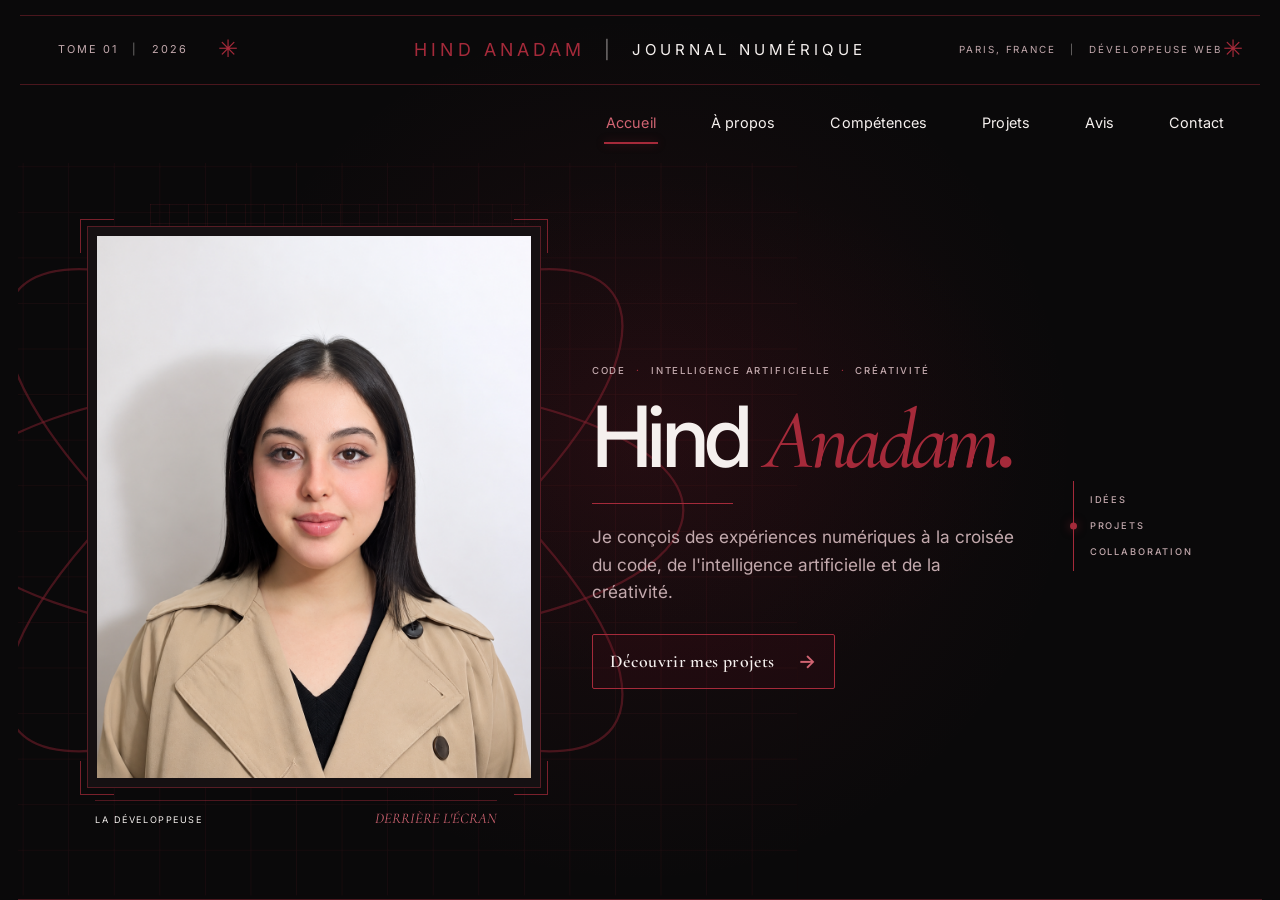
<file: index.html>
<!DOCTYPE html>
<html lang="fr">

<head>
<meta charset="UTF-8">
<meta name="viewport" content="width=device-width, initial-scale=1.0">
<meta name="theme-color" content="#0A090A">
<meta name="description" content="Hind Anadam, développeuse web polyvalente : je conçois des expériences numériques à la croisée du code, de l'intelligence artificielle et de la créativité.">
<title>Hind Anadam — Développeuse web</title>

<link rel="stylesheet" href="css/style.css">
<link rel="stylesheet" href="css/home.css">
<link rel="stylesheet" href="css/masthead.css">
<link rel="stylesheet" href="https://cdnjs.cloudflare.com/ajax/libs/font-awesome/6.5.0/css/all.min.css">
</head>

<body class="home-page">

<a class="skip-link" href="#main-content">Aller au contenu</a>

<div class="masthead" aria-label="En-tête du journal numérique de Hind Anadam">
<div class="masthead-volume"><span>TOME 01</span><span class="masthead-divider">|</span><span>2026</span></div>
<span class="masthead-star masthead-star--left" aria-hidden="true">✳</span>
<div class="masthead-brand"><span>HIND ANADAM</span><span class="masthead-divider">|</span><span class="masthead-journal">JOURNAL NUMÉRIQUE</span></div>
<div class="masthead-location"><span>PARIS, FRANCE</span><span class="masthead-divider">|</span><span>DÉVELOPPEUSE WEB</span></div>
<span class="masthead-star masthead-star--right" aria-hidden="true">✳</span>
</div>

<header class="site-header">
<button class="nav-toggle" type="button" aria-label="Ouvrir le menu de navigation" aria-expanded="false" aria-controls="site-nav">
<span></span>
<span></span>
<span></span>
</button>

<nav id="site-nav" class="site-nav" aria-label="Navigation principale">
<a class="active" href="index.html" aria-current="page">Accueil</a>
<a href="apropos.html">À propos</a>
<a href="competences.html">Compétences</a>
<a href="projets.html">Projets</a>
<a href="avis.html">Avis</a>
<a href="contact.html">Contact</a>
</nav>
</header>

<main class="hero" id="main-content">
<figure class="portrait-panel" aria-label="Portrait professionnel et illustration technologique">
<svg class="portrait-tech" viewBox="0 0 440 340" aria-hidden="true" focusable="false">
<defs>
<pattern id="home-portrait-grid" width="20" height="20" patternUnits="userSpaceOnUse">
<path d="M20 0H0V20" fill="none" stroke="#A52A3A" stroke-opacity=".16" stroke-width=".7" />
</pattern>
<clipPath id="home-portrait-globe-clip"><circle cx="228" cy="171" r="96" /></clipPath>
</defs>
<rect width="440" height="340" fill="url(#home-portrait-grid)" />
<g class="portrait-tech-orbits" fill="none" stroke="#A52A3A" stroke-opacity=".54" stroke-width="1">
<ellipse cx="228" cy="171" rx="162" ry="57" />
<ellipse cx="228" cy="171" rx="162" ry="57" transform="rotate(-36 228 171)" />
<ellipse cx="228" cy="171" rx="162" ry="57" transform="rotate(36 228 171)" />
</g>
<circle cx="228" cy="171" r="96" fill="#650F20" fill-opacity=".12" stroke="#A52A3A" stroke-opacity=".68" />
<g clip-path="url(#home-portrait-globe-clip)" fill="none" stroke="#A52A3A" stroke-opacity=".48" stroke-width=".8">
<ellipse cx="228" cy="171" rx="39" ry="96" />
<ellipse cx="228" cy="171" rx="72" ry="96" />
<ellipse cx="228" cy="171" rx="96" ry="34" />
<ellipse cx="228" cy="171" rx="96" ry="68" />
<path d="m139 132 34 17 24-28 31 28 29-20 28 23 34-12m-176 47 34-26 27 28 35-22 28 27 34-21 29 14m-156 39 31-20 32 18 28-20 34 19 30-23" />
</g>
<g class="portrait-tech-nodes" fill="#0A090A" stroke="#A52A3A" stroke-width="1.5">
<circle cx="174" cy="149" r="3.5" />
<circle cx="197" cy="121" r="3.5" />
<circle cx="228" cy="148" r="4" />
<circle cx="260" cy="128" r="3.5" />
<circle cx="289" cy="151" r="3.5" />
<circle cx="190" cy="196" r="3.5" />
<circle cx="230" cy="205" r="4" />
<circle cx="270" cy="196" r="3.5" />
</g>
</svg>
<div class="portrait-frame">
<img src="assets/images/hind-anadam-portrait.png" alt="Portrait professionnel" width="792" height="1188" fetchpriority="high">
</div>
<figcaption class="portrait-caption">
<span class="portrait-caption-kicker">LA DÉVELOPPEUSE</span>
<span class="portrait-caption-title">DERRIÈRE L'ÉCRAN</span>
</figcaption>
</figure>

<section class="hero-copy" aria-labelledby="hero-title">
<div class="hero-copy-main">
<p class="hero-eyebrow">CODE <span aria-hidden="true">·</span> INTELLIGENCE ARTIFICIELLE <span aria-hidden="true">·</span> CRÉATIVITÉ</p>
<h1 id="hero-title"><span>Hind</span> <em class="name-accent">Anadam</em><span class="hero-period">.</span></h1>
<div class="hero-rule" aria-hidden="true"></div>
<p class="typing">Je conçois des expériences numériques à la croisée du code, de l'intelligence artificielle et de la créativité.</p>
<div class="buttons">
<a class="etude-cas-btn" href="projets.html">Découvrir mes projets <span aria-hidden="true">→</span></a>
</div>
</div>
<aside class="hero-marker" aria-label="Idées, projets, collaboration">
<span>IDÉES</span>
<span>PROJETS</span>
<span>COLLABORATION</span>
</aside>
</section>
</main>

<script src="js/script.js"></script>
</body>
</html>
</file>
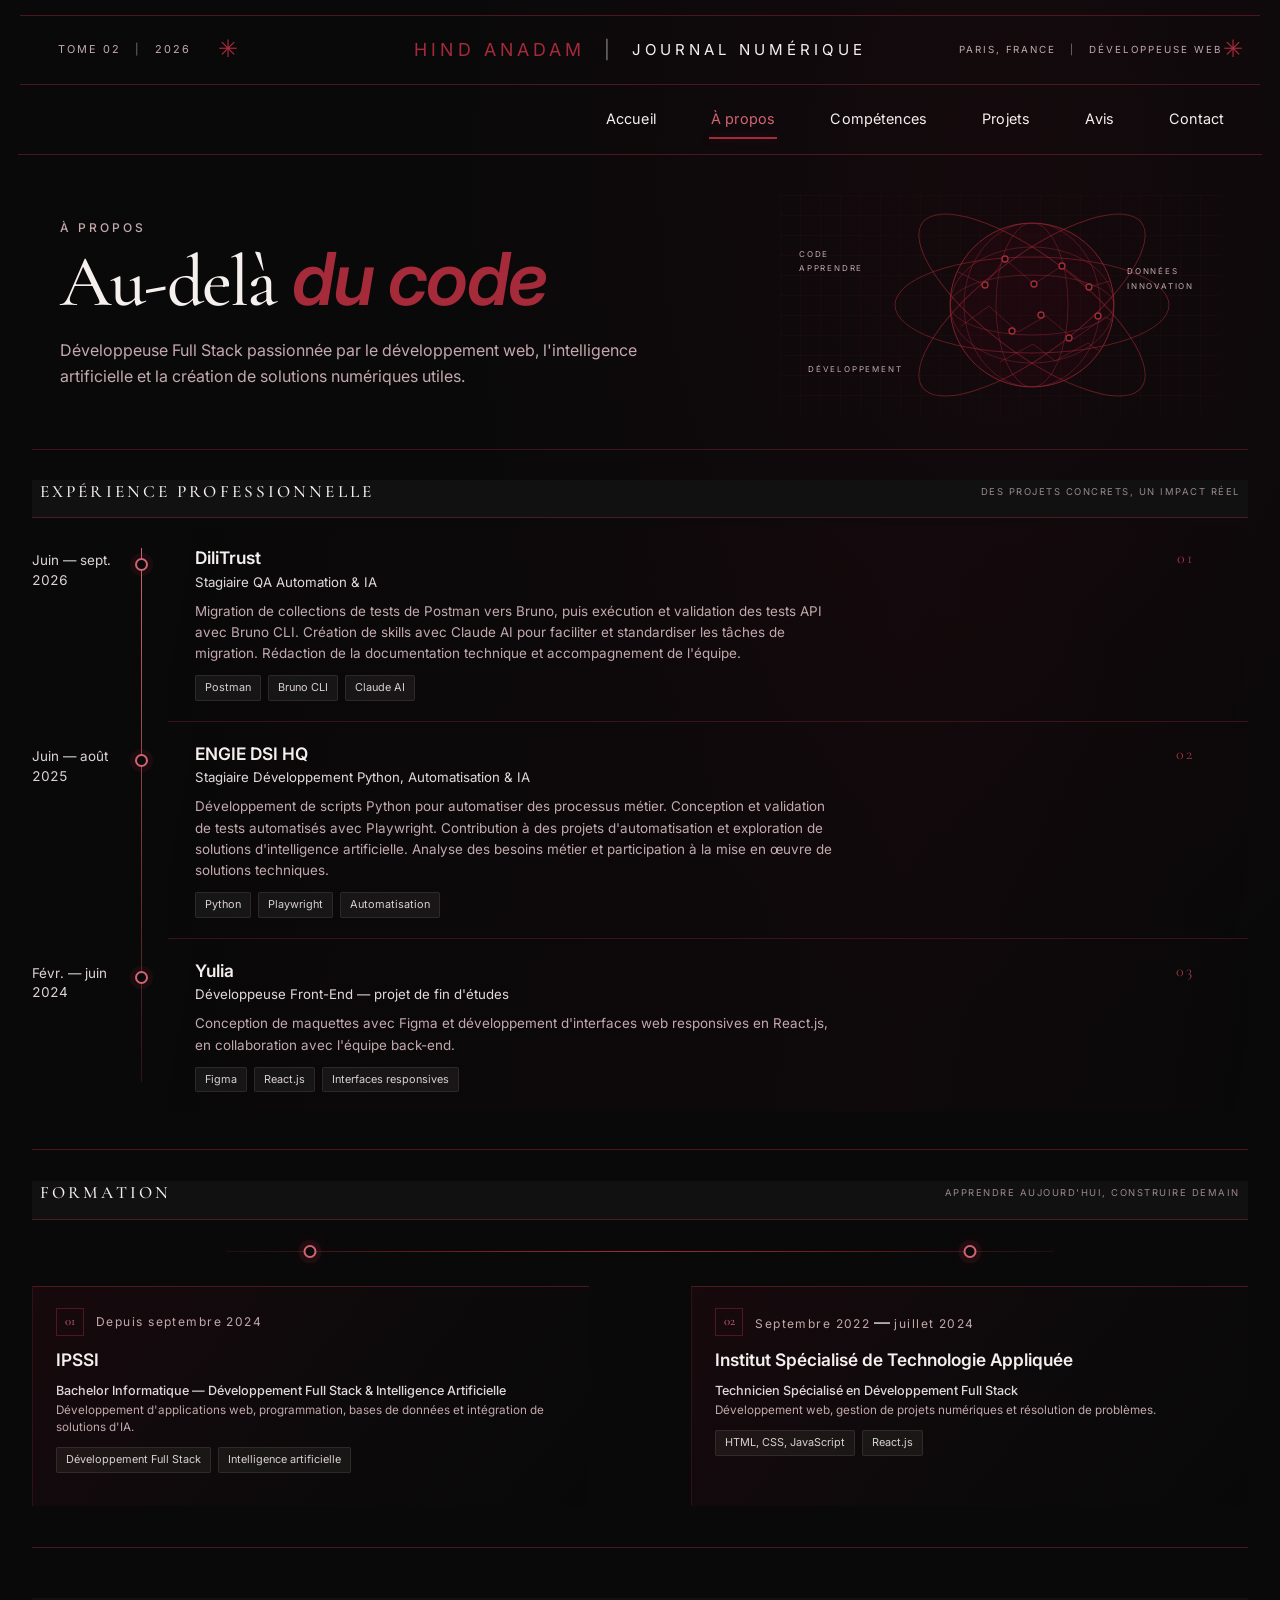
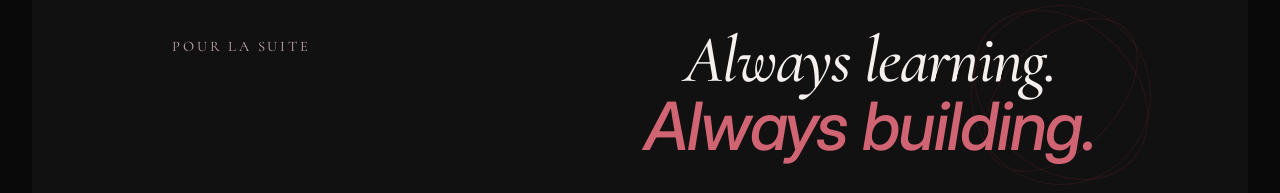
<file: apropos.html>
<!DOCTYPE html>
<html lang="fr">
<head>
<meta charset="UTF-8">
<meta name="viewport" content="width=device-width, initial-scale=1.0">
<meta name="theme-color" content="#0A090A">
<meta name="description" content="Le parcours professionnel et la formation de Hind Anadam, développeuse Full Stack passionnée par l’intelligence artificielle.">
<title>À propos — Hind Anadam</title>
<link rel="stylesheet" href="css/style.css">
<link rel="stylesheet" href="css/about.css">
<link rel="stylesheet" href="css/masthead.css">
</head>
<body class="about-page">
<a class="about-skip-link" href="#contenu">Aller au contenu</a>

<div class="masthead" aria-label="En-tête du journal numérique de Hind Anadam">
<div class="masthead-volume"><span>TOME 02</span><span class="masthead-divider" aria-hidden="true">|</span><span>2026</span></div>
<span class="masthead-star masthead-star--left" aria-hidden="true">✳</span>
<div class="masthead-brand"><span>HIND ANADAM</span><span class="masthead-divider" aria-hidden="true">|</span><span class="masthead-journal">JOURNAL NUMÉRIQUE</span></div>
<div class="masthead-location"><span>PARIS, FRANCE</span><span class="masthead-divider" aria-hidden="true">|</span><span>DÉVELOPPEUSE WEB</span></div>
<span class="masthead-star masthead-star--right" aria-hidden="true">✳</span>
</div>

<header class="site-header about-header">
<button class="nav-toggle" type="button" aria-label="Ouvrir le menu de navigation" aria-expanded="false" aria-controls="site-nav">
<span></span><span></span><span></span>
</button>
<nav id="site-nav" class="site-nav" aria-label="Navigation principale">
<a href="index.html">Accueil</a>
<a class="active" href="apropos.html" aria-current="page">À propos</a>
<a href="competences.html">Compétences</a>
<a href="projets.html">Projets</a>
<a href="avis.html">Avis</a>
<a href="contact.html">Contact</a>
</nav>
</header>

<main id="contenu" class="about-shell">
<section class="about-hero" aria-labelledby="about-title">
<div class="about-hero-copy">
<p class="about-eyebrow">À PROPOS</p>
<h1 id="about-title">Au-delà <em>du code</em></h1>
<p class="about-intro">Développeuse Full Stack passionnée par le développement web, l'intelligence artificielle et la création de solutions numériques utiles.</p>
</div>

<figure class="about-hero-visual" aria-labelledby="about-globe-title about-globe-description">
<svg class="about-network" viewBox="0 0 440 220" role="img" aria-labelledby="about-globe-title about-globe-description">
<title id="about-globe-title">Globe filaire</title>
<desc id="about-globe-description">Une représentation abstraite des technologies, tracée en rouge sur une grille fine.</desc>
<defs>
<pattern id="about-skills-grid" width="20" height="20" patternUnits="userSpaceOnUse">
<path d="M20 0H0V20" fill="none" stroke="#A52A3A" stroke-opacity=".15" stroke-width=".7"/>
</pattern>
<clipPath id="about-skills-globe-clip"><circle cx="252" cy="110" r="82"/></clipPath>
</defs>
<rect width="440" height="220" fill="url(#about-skills-grid)"/>
<g class="skills-globe-orbits" fill="none" stroke="#A52A3A" stroke-opacity=".55">
<ellipse cx="252" cy="110" rx="137" ry="48"/>
<ellipse cx="252" cy="110" rx="137" ry="48" transform="rotate(-37 252 110)"/>
<ellipse cx="252" cy="110" rx="137" ry="48" transform="rotate(37 252 110)"/>
</g>
<circle cx="252" cy="110" r="82" fill="#650F20" fill-opacity=".13" stroke="#A52A3A" stroke-opacity=".72"/>
<g clip-path="url(#about-skills-globe-clip)" fill="none" stroke="#A52A3A" stroke-opacity=".48" stroke-width=".8">
<ellipse cx="252" cy="110" rx="36" ry="82"/>
<ellipse cx="252" cy="110" rx="68" ry="82"/>
<ellipse cx="252" cy="110" rx="82" ry="30"/>
<ellipse cx="252" cy="110" rx="82" ry="58"/>
<path d="m174 75 31 15 20-26 29 25 28-18 27 21 25-7m-153 46 28-20 29 26 28-16 28 23 31-22 28 14m-133 31 33-18 22 17 33-18 27 19 28-23"/>
</g>
<g class="skills-globe-nodes" fill="#0A090A" stroke="#A52A3A" stroke-width="1.4">
<circle cx="205" cy="90" r="3"/><circle cx="225" cy="64" r="3"/><circle cx="254" cy="89" r="3"/>
<circle cx="282" cy="71" r="3"/><circle cx="309" cy="92" r="3"/><circle cx="232" cy="136" r="3"/>
<circle cx="261" cy="120" r="3"/><circle cx="289" cy="143" r="3"/><circle cx="318" cy="121" r="3"/>
</g>
<g fill="#C3A9AD" font-family="Inter, Arial, sans-serif" font-size="8" letter-spacing="1.8">
<text x="19" y="62">CODE</text><text x="19" y="76">APPRENDRE</text>
<text x="347" y="79">DONNÉES</text><text x="347" y="94">INNOVATION</text>
<text x="28" y="177">DÉVELOPPEMENT</text>
</g>
</svg>
</figure>
</section>

<section class="about-experience" id="experience" aria-labelledby="experience-title">
<header class="about-section-heading">
<h2 id="experience-title">EXPÉRIENCE PROFESSIONNELLE</h2>
<p>DES PROJETS CONCRETS, UN IMPACT RÉEL</p>
</header>
<ol class="career-timeline" data-about-path aria-label="Parcours professionnel">
<li class="career-entry" data-about-reveal>
<div class="career-date"><time datetime="2026-06">Juin — sept.<br>2026</time></div>
<span class="career-marker" aria-hidden="true"></span>
<article class="career-content">
<div class="career-content-heading"><div><h3>DiliTrust</h3><p>Stagiaire QA Automation &amp; IA</p></div><span class="career-index" aria-hidden="true">01</span></div>
<p>Migration de collections de tests de Postman vers Bruno, puis exécution et validation des tests API avec Bruno CLI. Création de skills avec Claude AI pour faciliter et standardiser les tâches de migration. Rédaction de la documentation technique et accompagnement de l'équipe.</p>
<ul class="about-tags" aria-label="Technologies et domaines"><li>Postman</li><li>Bruno CLI</li><li>Claude AI</li></ul>
</article>
</li>
<li class="career-entry" data-about-reveal>
<div class="career-date"><time datetime="2025-06">Juin</time> — <time datetime="2025-08">août 2025</time></div>
<span class="career-marker" aria-hidden="true"></span>
<article class="career-content">
<div class="career-content-heading"><div><h3>ENGIE DSI HQ</h3><p>Stagiaire Développement Python, Automatisation &amp; IA</p></div><span class="career-index" aria-hidden="true">02</span></div>
<p>Développement de scripts Python pour automatiser des processus métier. Conception et validation de tests automatisés avec Playwright. Contribution à des projets d'automatisation et exploration de solutions d'intelligence artificielle. Analyse des besoins métier et participation à la mise en œuvre de solutions techniques.</p>
<ul class="about-tags" aria-label="Technologies et domaines"><li>Python</li><li>Playwright</li><li>Automatisation</li></ul>
</article>
</li>
<li class="career-entry" data-about-reveal>
<div class="career-date"><time datetime="2024-02">Févr.</time> — <time datetime="2024-06">juin 2024</time></div>
<span class="career-marker" aria-hidden="true"></span>
<article class="career-content">
<div class="career-content-heading"><div><h3>Yulia</h3><p>Développeuse Front-End — projet de fin d'études</p></div><span class="career-index" aria-hidden="true">03</span></div>
<p>Conception de maquettes avec Figma et développement d'interfaces web responsives en React.js, en collaboration avec l'équipe back-end.</p>
<ul class="about-tags" aria-label="Technologies et domaines"><li>Figma</li><li>React.js</li><li>Interfaces responsives</li></ul>
</article>
</li>
</ol>
</section>

<section class="about-education" id="formation" aria-labelledby="education-title">
<header class="about-section-heading">
<h2 id="education-title">FORMATION</h2>
<p>APPRENDRE AUJOURD'HUI, CONSTRUIRE DEMAIN</p>
</header>
<div class="education-path" data-about-path>
<ol class="education-list">
<li class="education-item" data-about-reveal>
<span class="education-marker" aria-hidden="true"></span>
<article class="education-content">
<div class="education-meta"><span class="education-icon" aria-hidden="true">01</span><time datetime="2024-09">Depuis septembre 2024</time></div>
<h3>IPSSI</h3>
<p><strong>Bachelor Informatique — Développement Full Stack &amp; Intelligence Artificielle</strong><span>Développement d'applications web, programmation, bases de données et intégration de solutions d'IA.</span></p>
<ul class="about-tags" aria-label="Domaines de formation"><li>Développement Full Stack</li><li>Intelligence artificielle</li></ul>
</article>
</li>
<li class="education-item" data-about-reveal>
<span class="education-marker" aria-hidden="true"></span>
<article class="education-content">
<div class="education-meta"><span class="education-icon" aria-hidden="true">02</span><span><time datetime="2022-09">Septembre 2022</time> — <time datetime="2024-07">juillet 2024</time></span></div>
<h3>Institut Spécialisé de Technologie Appliquée</h3>
<p><strong>Technicien Spécialisé en Développement Full Stack</strong><span>Développement web, gestion de projets numériques et résolution de problèmes.</span></p>
<ul class="about-tags" aria-label="Domaines de formation"><li>HTML, CSS, JavaScript</li><li>React.js</li></ul>
</article>
</li>
</ol>
</div>
</section>

<footer class="about-ending" aria-label="Mot de clôture">
<p class="about-eyebrow">POUR LA SUITE</p>
<p class="about-ending-line">Always learning.<br><em>Always building.</em></p>
<span class="about-ending-orbit" aria-hidden="true"></span>
</footer>
</main>

<script src="js/script.js"></script>
<script src="js/about.js"></script>
</body>
</html>
</file>
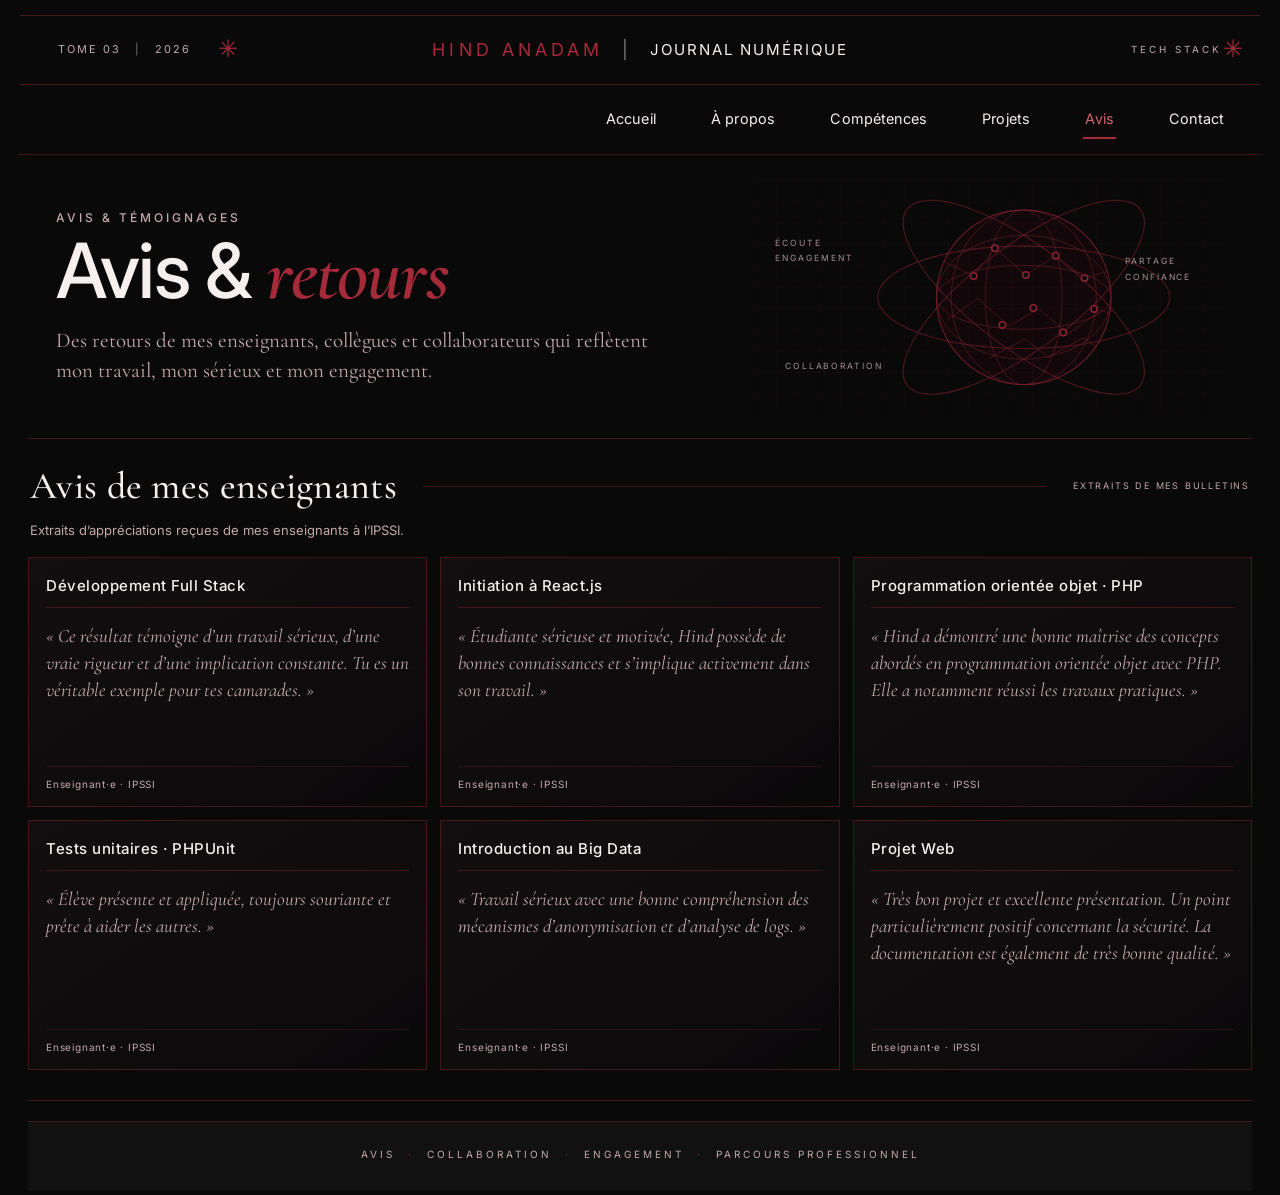
<file: avis.html>
<!DOCTYPE html>
<html lang="fr">
<head>
<meta charset="UTF-8">
<meta name="viewport" content="width=device-width, initial-scale=1.0">
<meta name="theme-color" content="#0A090A">
<meta name="description" content="Avis et témoignages sur le parcours et le travail de Hind Anadam.">
<title>Avis &amp; retours — Hind Anadam</title>
<link rel="stylesheet" href="css/style.css">
<link rel="stylesheet" href="css/skills.css">
<link rel="stylesheet" href="css/projects.css">
<link rel="stylesheet" href="css/avis.css">
<link rel="stylesheet" href="css/masthead.css">
</head>
<body class="skills-page avis-page">
<a class="skills-skip-link" href="#main-content">Aller au contenu</a>

<div class="masthead" aria-label="En-tête du journal numérique de Hind Anadam">
  <div class="masthead-volume"><span>TOME 03</span><span class="masthead-divider" aria-hidden="true">|</span><span>2026</span></div>
  <span class="masthead-star masthead-star--left" aria-hidden="true">✳</span>
  <div class="masthead-brand"><span>HIND ANADAM</span><span class="masthead-divider" aria-hidden="true">|</span><span class="masthead-journal">JOURNAL NUMÉRIQUE</span></div>
  <div class="masthead-location"><span>TECH STACK</span></div>
  <span class="masthead-star masthead-star--right" aria-hidden="true">✳</span>
</div>

<header class="site-header skills-header">
  <button class="nav-toggle" type="button" aria-label="Ouvrir le menu de navigation" aria-expanded="false" aria-controls="site-nav">
    <span></span><span></span><span></span>
  </button>
  <nav id="site-nav" class="site-nav" aria-label="Navigation principale">
    <a href="index.html">Accueil</a>
    <a href="apropos.html">À propos</a>
    <a href="competences.html">Compétences</a>
    <a href="projets.html">Projets</a>
    <a class="active" href="avis.html" aria-current="page">Avis</a>
    <a href="contact.html">Contact</a>
  </nav>
</header>

<main id="main-content" class="projects-main avis-main">
  <section class="projects-hero avis-hero" aria-labelledby="avis-title">
    <div class="projects-hero-copy">
      <p class="projects-eyebrow">AVIS &amp; TÉMOIGNAGES</p>
      <h1 id="avis-title" class="avis-title"><span>Avis &amp;</span> <em>retours</em></h1>
      <p class="projects-description">Des retours de mes enseignants, collègues et collaborateurs qui reflètent mon travail, mon sérieux et mon engagement.</p>
    </div>
    <figure class="projects-illustration avis-illustration" aria-labelledby="avis-globe-title avis-globe-description">
      <svg viewBox="0 0 440 220" role="img" aria-labelledby="avis-globe-title avis-globe-description">
        <title id="avis-globe-title">Globe filaire du journal numérique</title>
        <desc id="avis-globe-description">Une composition géométrique sur grille fine, tracée en rouge sombre.</desc>
        <defs>
          <pattern id="avis-grid" width="20" height="20" patternUnits="userSpaceOnUse">
            <path d="M20 0H0V20" fill="none" stroke="#A52A3A" stroke-opacity=".15" stroke-width=".7"/>
          </pattern>
          <clipPath id="avis-globe-clip"><circle cx="252" cy="110" r="82"/></clipPath>
        </defs>
        <rect width="440" height="220" fill="url(#avis-grid)"/>
        <g class="skills-globe-orbits" fill="none" stroke="#A52A3A" stroke-opacity=".55">
          <ellipse cx="252" cy="110" rx="137" ry="48"/>
          <ellipse cx="252" cy="110" rx="137" ry="48" transform="rotate(-37 252 110)"/>
          <ellipse cx="252" cy="110" rx="137" ry="48" transform="rotate(37 252 110)"/>
        </g>
        <circle cx="252" cy="110" r="82" fill="#650F20" fill-opacity=".13" stroke="#A52A3A" stroke-opacity=".72"/>
        <g clip-path="url(#avis-globe-clip)" fill="none" stroke="#A52A3A" stroke-opacity=".48" stroke-width=".8">
          <ellipse cx="252" cy="110" rx="36" ry="82"/>
          <ellipse cx="252" cy="110" rx="68" ry="82"/>
          <ellipse cx="252" cy="110" rx="82" ry="30"/>
          <ellipse cx="252" cy="110" rx="82" ry="58"/>
          <path d="m174 75 31 15 20-26 29 25 28-18 27 21 25-7m-153 46 28-20 29 26 28-16 28 23 31-22 28 14m-133 31 33-18 22 17 33-18 27 19 28-23"/>
        </g>
        <g class="skills-globe-nodes" fill="#0A090A" stroke="#A52A3A" stroke-width="1.4">
          <circle cx="205" cy="90" r="3"/><circle cx="225" cy="64" r="3"/><circle cx="254" cy="89" r="3"/>
          <circle cx="282" cy="71" r="3"/><circle cx="309" cy="92" r="3"/><circle cx="232" cy="136" r="3"/>
          <circle cx="261" cy="120" r="3"/><circle cx="289" cy="143" r="3"/><circle cx="318" cy="121" r="3"/>
        </g>
        <g class="skills-globe-labels" fill="#C3A9AD" font-family="Inter, Arial, sans-serif" font-size="8" letter-spacing="1.8">
          <text x="19" y="62">ÉCOUTE</text><text x="19" y="76">ENGAGEMENT</text>
          <text x="347" y="79">PARTAGE</text><text x="347" y="94">CONFIANCE</text>
          <text x="28" y="177">COLLABORATION</text>
        </g>
      </svg>
    </figure>
  </section>

  <section class="avis-reviews" aria-labelledby="avis-reviews-title">
    <div class="avis-section-heading">
      <h2 id="avis-reviews-title">Avis de mes enseignants</h2>
      <span class="avis-heading-rule" aria-hidden="true"></span>
      <p>EXTRAITS DE MES BULLETINS</p>
    </div>
    <p class="avis-editorial-note">Extraits d’appréciations reçues de mes enseignants à l’IPSSI.</p>

    <div class="avis-grid">
      <article class="avis-card" aria-labelledby="avis-fullstack-title">
        
        <h3 id="avis-fullstack-title">Développement Full Stack</h3>
        <blockquote class="avis-quote">« Ce résultat témoigne d’un travail sérieux, d’une vraie rigueur et d’une implication constante. Tu es un véritable exemple pour tes camarades. »</blockquote>
        <p class="avis-card-source">Enseignant·e · IPSSI</p>
      </article>
      <article class="avis-card" aria-labelledby="avis-react-title">
        
        <h3 id="avis-react-title">Initiation à React.js</h3>
        <blockquote class="avis-quote">« Étudiante sérieuse et motivée, Hind possède de bonnes connaissances et s’implique activement dans son travail. »</blockquote>
        <p class="avis-card-source">Enseignant·e · IPSSI</p>
      </article>
      <article class="avis-card" aria-labelledby="avis-php-title">
        
        <h3 id="avis-php-title">Programmation orientée objet · PHP</h3>
        <blockquote class="avis-quote">« Hind a démontré une bonne maîtrise des concepts abordés en programmation orientée objet avec PHP. Elle a notamment réussi les travaux pratiques. »</blockquote>
        <p class="avis-card-source">Enseignant·e · IPSSI</p>
      </article>
      <article class="avis-card" aria-labelledby="avis-tests-title">
        
        <h3 id="avis-tests-title">Tests unitaires · PHPUnit</h3>
        <blockquote class="avis-quote">« Élève présente et appliquée, toujours souriante et prête à aider les autres. »</blockquote>
        <p class="avis-card-source">Enseignant·e · IPSSI</p>
      </article>
      <article class="avis-card" aria-labelledby="avis-bigdata-title">
        
        <h3 id="avis-bigdata-title">Introduction au Big Data</h3>
        <blockquote class="avis-quote">« Travail sérieux avec une bonne compréhension des mécanismes d’anonymisation et d’analyse de logs. »</blockquote>
        <p class="avis-card-source">Enseignant·e · IPSSI</p>
      </article>
      <article class="avis-card" aria-labelledby="avis-webproject-title">
        
        <h3 id="avis-webproject-title">Projet Web</h3>
        <blockquote class="avis-quote">« Très bon projet et excellente présentation. Un point particulièrement positif concernant la sécurité. La documentation est également de très bonne qualité. »</blockquote>
        <p class="avis-card-source">Enseignant·e · IPSSI</p>
      </article>
    </div>
  </section>

  <footer class="skills-footer avis-footer">
    <p>AVIS <span>·</span> COLLABORATION <span>·</span> ENGAGEMENT <span>·</span> PARCOURS PROFESSIONNEL</p>
  </footer>
</main>

<script src="js/script.js"></script>
</body>
</html>
</file>
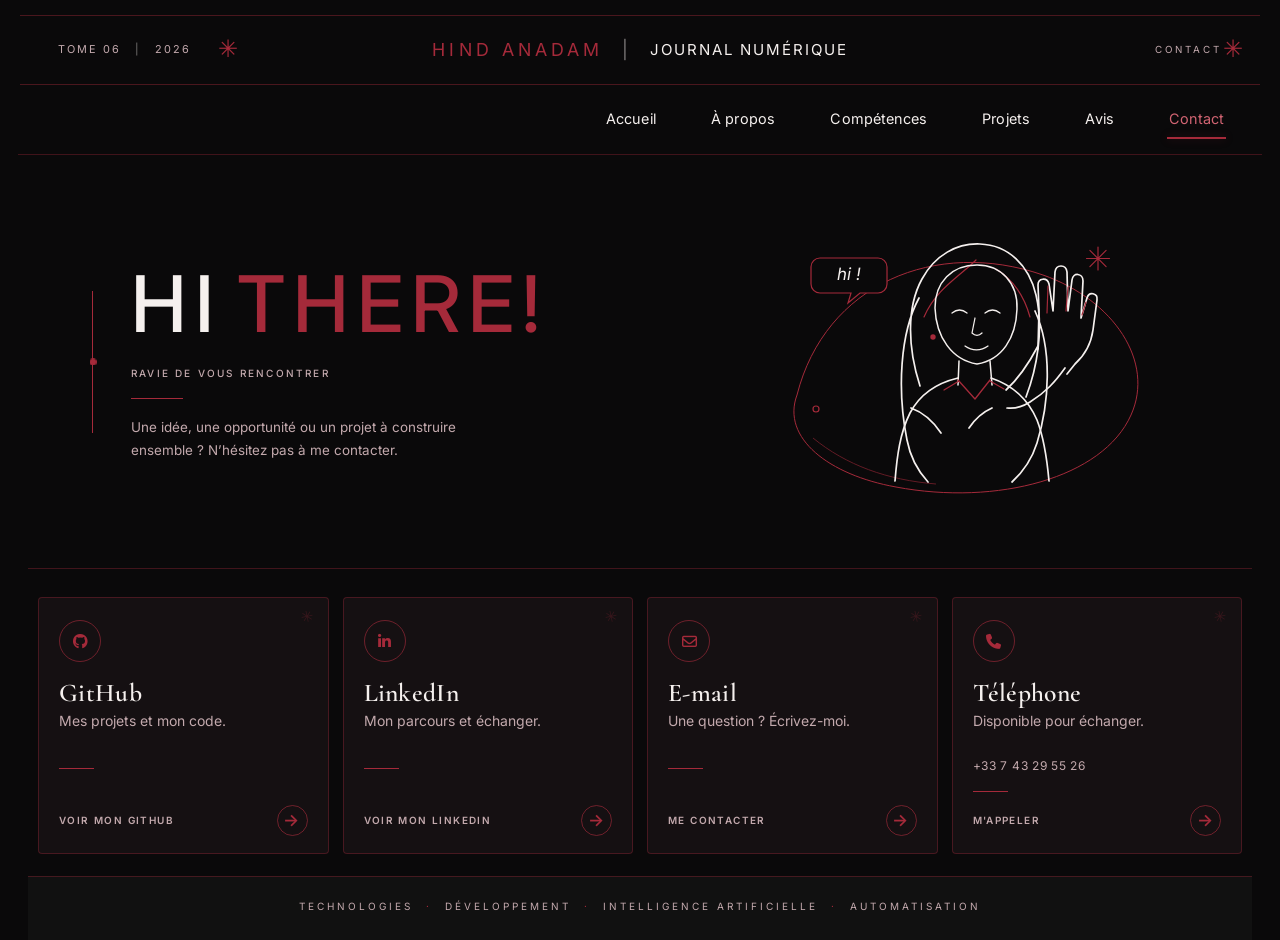
<file: contact.html>
<!DOCTYPE html>
<html lang="fr">
<head>
  <meta charset="UTF-8">
  <meta name="viewport" content="width=device-width, initial-scale=1.0">
  <meta name="theme-color" content="#0A090A">
  <meta name="description" content="Contacter Hind Anadam pour échanger autour d'un projet, d'une collaboration ou d'une opportunité professionnelle.">
  <title>Contact — Hind Anadam</title>
  <link rel="stylesheet" href="css/style.css">
  <link rel="stylesheet" href="css/skills.css">
  <link rel="stylesheet" href="css/contact.css">
  <link rel="stylesheet" href="css/masthead.css">
  <link rel="stylesheet" href="https://cdnjs.cloudflare.com/ajax/libs/font-awesome/6.5.0/css/all.min.css">
</head>
<body class="skills-page contact-journal-page">
  <a class="skills-skip-link" href="#main-content">Aller au contenu</a>

  <div class="masthead" aria-label="En-tête du journal numérique de Hind Anadam">
    <div class="masthead-volume"><span>TOME 06</span><span class="masthead-divider" aria-hidden="true">|</span><span>2026</span></div>
    <span class="masthead-star masthead-star--left" aria-hidden="true">✳</span>
    <div class="masthead-brand"><span>HIND ANADAM</span><span class="masthead-divider" aria-hidden="true">|</span><span class="masthead-journal">JOURNAL NUMÉRIQUE</span></div>
    <div class="masthead-location"><span>CONTACT</span></div>
    <span class="masthead-star masthead-star--right" aria-hidden="true">✳</span>
  </div>

  <header class="site-header skills-header">
    <button class="nav-toggle" type="button" aria-label="Ouvrir le menu de navigation" aria-expanded="false" aria-controls="site-nav">
      <span></span><span></span><span></span>
    </button>
    <nav id="site-nav" class="site-nav" aria-label="Navigation principale">
      <a href="index.html">Accueil</a>
      <a href="apropos.html">À propos</a>
      <a href="competences.html">Compétences</a>
      <a href="projets.html">Projets</a>
      <a href="avis.html">Avis</a>
      <a class="active" href="contact.html" aria-current="page">Contact</a>
    </nav>
  </header>

  <main id="main-content" class="contact-main">
    <section class="contact-hero" aria-labelledby="contact-title">
      <div class="contact-greeting">
        <span class="contact-rail" aria-hidden="true"></span>
        <div class="contact-hero-copy">
          <h1 id="contact-title" class="contact-title" aria-label="HI THERE!">
            <span class="contact-hello-word" aria-hidden="true"><span class="contact-letter">H</span><span class="contact-letter">I</span></span>
            <span class="contact-there-word" aria-hidden="true"><span class="contact-letter">T</span><span class="contact-letter">H</span><span class="contact-letter">E</span><span class="contact-letter">R</span><span class="contact-letter">E</span><span class="contact-letter">!</span></span>
          </h1>
          <p class="contact-intro">RAVIE DE VOUS RENCONTRER</p>
          <span class="contact-greeting-rule" aria-hidden="true"></span>
          <p class="contact-lead">Une idée, une opportunité ou un projet à construire ensemble ? N’hésitez pas à me contacter.</p>
        </div>
      </div>

      <figure class="contact-wave-figure" aria-labelledby="contact-wave-title contact-wave-description">
        <svg viewBox="0 0 400 300" role="img" aria-labelledby="contact-wave-title contact-wave-description">
          <title id="contact-wave-title">Illustration d’une femme qui fait coucou</title>
          <desc id="contact-wave-description">Dessin minimaliste d’une femme qui salue, avec une bulle hi !, une étoile et une courbe orbitale.</desc>
          <g class="contact-orbit" fill="none" stroke="#A52A3A" stroke-width="1">
            <path class="contact-orbit-draw" pathLength="1" d="M28 183C56 72 167 26 274 63c71 25 112 87 88 140-28 63-134 91-235 72C60 263 12 226 28 183Z"/>
            <path class="contact-orbit-accent" d="M44 226c33 27 74 42 123 46"/>
          </g>
          <path class="contact-star" d="M329 35v23m-11.5-11.5h23m-19.6-8.1 16.2 16.2m0-16.2-16.2 16.2" fill="none" stroke="#A52A3A" stroke-width="1.2" stroke-linecap="round"/>
          <g class="contact-wave-bubble" aria-hidden="true">
            <path d="M51 46h58a9 9 0 0 1 9 9v17a9 9 0 0 1-9 9H91l-12 10 3-10H51a9 9 0 0 1-9-9V55a9 9 0 0 1 9-9Z" fill="#0A090A" stroke="#A52A3A" stroke-width="1.2"/>
            <text x="80" y="68" fill="#F5F0EE" font-family="Cormorant Garamond, Georgia, serif" font-size="17" font-style="italic" text-anchor="middle">hi !</text>
          </g>
          <g class="contact-woman" fill="none" stroke-linecap="round" stroke-linejoin="round">
            <path class="contact-draw contact-draw--hair" pathLength="1" stroke="#F5F0EE" stroke-width="1.7" d="M151 174c-12-37-14-78 2-107 13-24 35-36 58-35 28 1 49 21 56 51 8 34 1 73-10 102M150 86c-19 35-22 92-12 142 3 16 10 30 21 42m107-171c18 39 14 93 2 132-5 16-13 28-25 39"/>
            <path class="contact-draw contact-draw--hair-accent" pathLength="1" stroke="#A52A3A" stroke-width="1.2" d="M155 105c12-28 35-40 52-57m54 57c-6-22-18-38-34-48"/>
            <path class="contact-draw contact-draw--face" pathLength="1" stroke="#F5F0EE" stroke-width="1.5" d="M166 96c0-26 17-43 42-43 24 0 41 18 40 44-1 29-15 51-40 55-25-4-41-27-42-56Z"/>
            <path class="contact-draw contact-draw--features" pathLength="1" stroke="#F5F0EE" stroke-width="1.25" d="M183 101c5-4 10-4 15 0m18 0c5-4 10-4 15 0m-25 5-3 15c3 3 7 3 10 0m-17 13c7 5 16 5 23 0"/>
            <path class="contact-draw contact-draw--neck" pathLength="1" stroke="#F5F0EE" stroke-width="1.5" d="m190 149-1 24m32-24 2 24"/>
            <path class="contact-draw contact-draw--body" pathLength="1" stroke="#F5F0EE" stroke-width="1.7" d="M189 166c-21 5-38 16-48 35-10 20-13 43-15 68m96-103c21 7 37 21 46 42 7 18 10 39 12 61m-138-73c11 4 22 13 30 25m51-25c-9 4-17 11-23 20"/>
            <path class="contact-draw contact-draw--detail" pathLength="1" stroke="#A52A3A" stroke-width="1.3" d="m189 168 17 19 15-19m-31 1-15 9m46-9 14 8"/>
            <path class="contact-draw contact-draw--arm" pathLength="1" stroke="#F5F0EE" stroke-width="1.7" d="M237 178c12-11 22-25 32-44m27 22c-10 14-19 24-35 34-8 5-15 7-23 6"/>
            <g class="contact-wave-hand">
              <path class="contact-draw contact-draw--hand" pathLength="1" stroke="#F5F0EE" stroke-width="1.7" d="m269 137 1-39-1-25c0-7 9-8 11-1l4 27 2-39c1-8 11-8 12 0l1 39 4-31c1-8 11-7 11 1l-2 37 6-20c2-7 11-5 10 2l-4 30c-2 14-8 25-18 34l-8 10"/>
              <path class="contact-draw contact-draw--hand-accent" pathLength="1" stroke="#A52A3A" stroke-width="1.2" d="m278 101 1-27m18 25 2-24m14 28 4-13"/>
            </g>
            <circle class="contact-earring" cx="164" cy="125" r="2.7" fill="#A52A3A" stroke="none"/>
          </g>
          <circle class="contact-orbit-node" cx="47" cy="197" r="3" fill="#0A090A" stroke="#A52A3A" stroke-width="1.2"/>
        </svg>
      </figure>
    </section>

    <section class="contact-links" aria-label="Moyens de contact">
      <a class="contact-card" href="https://github.com/hindanadam1" target="_blank" rel="noopener noreferrer">
        <span class="contact-card-star" aria-hidden="true">✳</span>
        <span class="contact-card-icon" aria-hidden="true"><i class="fa-brands fa-github"></i></span>
        <h2 class="contact-card-name">GitHub</h2>
        <p class="contact-card-description">Mes projets et mon code.</p>
        <span class="contact-card-rule" aria-hidden="true"></span>
        <span class="contact-card-action"><span>VOIR MON GITHUB</span><span class="contact-card-arrow" aria-hidden="true">→</span></span>
      </a>
      <a class="contact-card" href="https://www.linkedin.com/in/hind-anadam-dev/" target="_blank" rel="noopener noreferrer">
        <span class="contact-card-star" aria-hidden="true">✳</span>
        <span class="contact-card-icon" aria-hidden="true"><i class="fa-brands fa-linkedin-in"></i></span>
        <h2 class="contact-card-name">LinkedIn</h2>
        <p class="contact-card-description">Mon parcours et échanger.</p>
        <span class="contact-card-rule" aria-hidden="true"></span>
        <span class="contact-card-action"><span>VOIR MON LINKEDIN</span><span class="contact-card-arrow" aria-hidden="true">→</span></span>
      </a>
      <a class="contact-card" href="mailto:hindanadam1@gmail.com">
        <span class="contact-card-star" aria-hidden="true">✳</span>
        <span class="contact-card-icon" aria-hidden="true"><i class="fa-regular fa-envelope"></i></span>
        <h2 class="contact-card-name">E-mail</h2>
        <p class="contact-card-description">Une question ? Écrivez-moi.</p>
        <span class="contact-card-rule" aria-hidden="true"></span>
        <span class="contact-card-action"><span>ME CONTACTER</span><span class="contact-card-arrow" aria-hidden="true">→</span></span>
      </a>
      <a class="contact-card" href="tel:+33743295526">
        <span class="contact-card-star" aria-hidden="true">✳</span>
        <span class="contact-card-icon" aria-hidden="true"><i class="fa-solid fa-phone"></i></span>
        <h2 class="contact-card-name">Téléphone</h2>
        <p class="contact-card-description">Disponible pour échanger.</p>
        <span class="contact-card-phone">+33 7 43 29 55 26</span>
        <span class="contact-card-rule" aria-hidden="true"></span>
        <span class="contact-card-action"><span>M'APPELER</span><span class="contact-card-arrow" aria-hidden="true">→</span></span>
      </a>
    </section>

    <footer class="skills-footer contact-footer">
      <p>TECHNOLOGIES <span>·</span> DÉVELOPPEMENT <span>·</span> INTELLIGENCE ARTIFICIELLE <span>·</span> AUTOMATISATION</p>
    </footer>
  </main>

  <script src="js/script.js"></script>
</body>
</html>
</file>
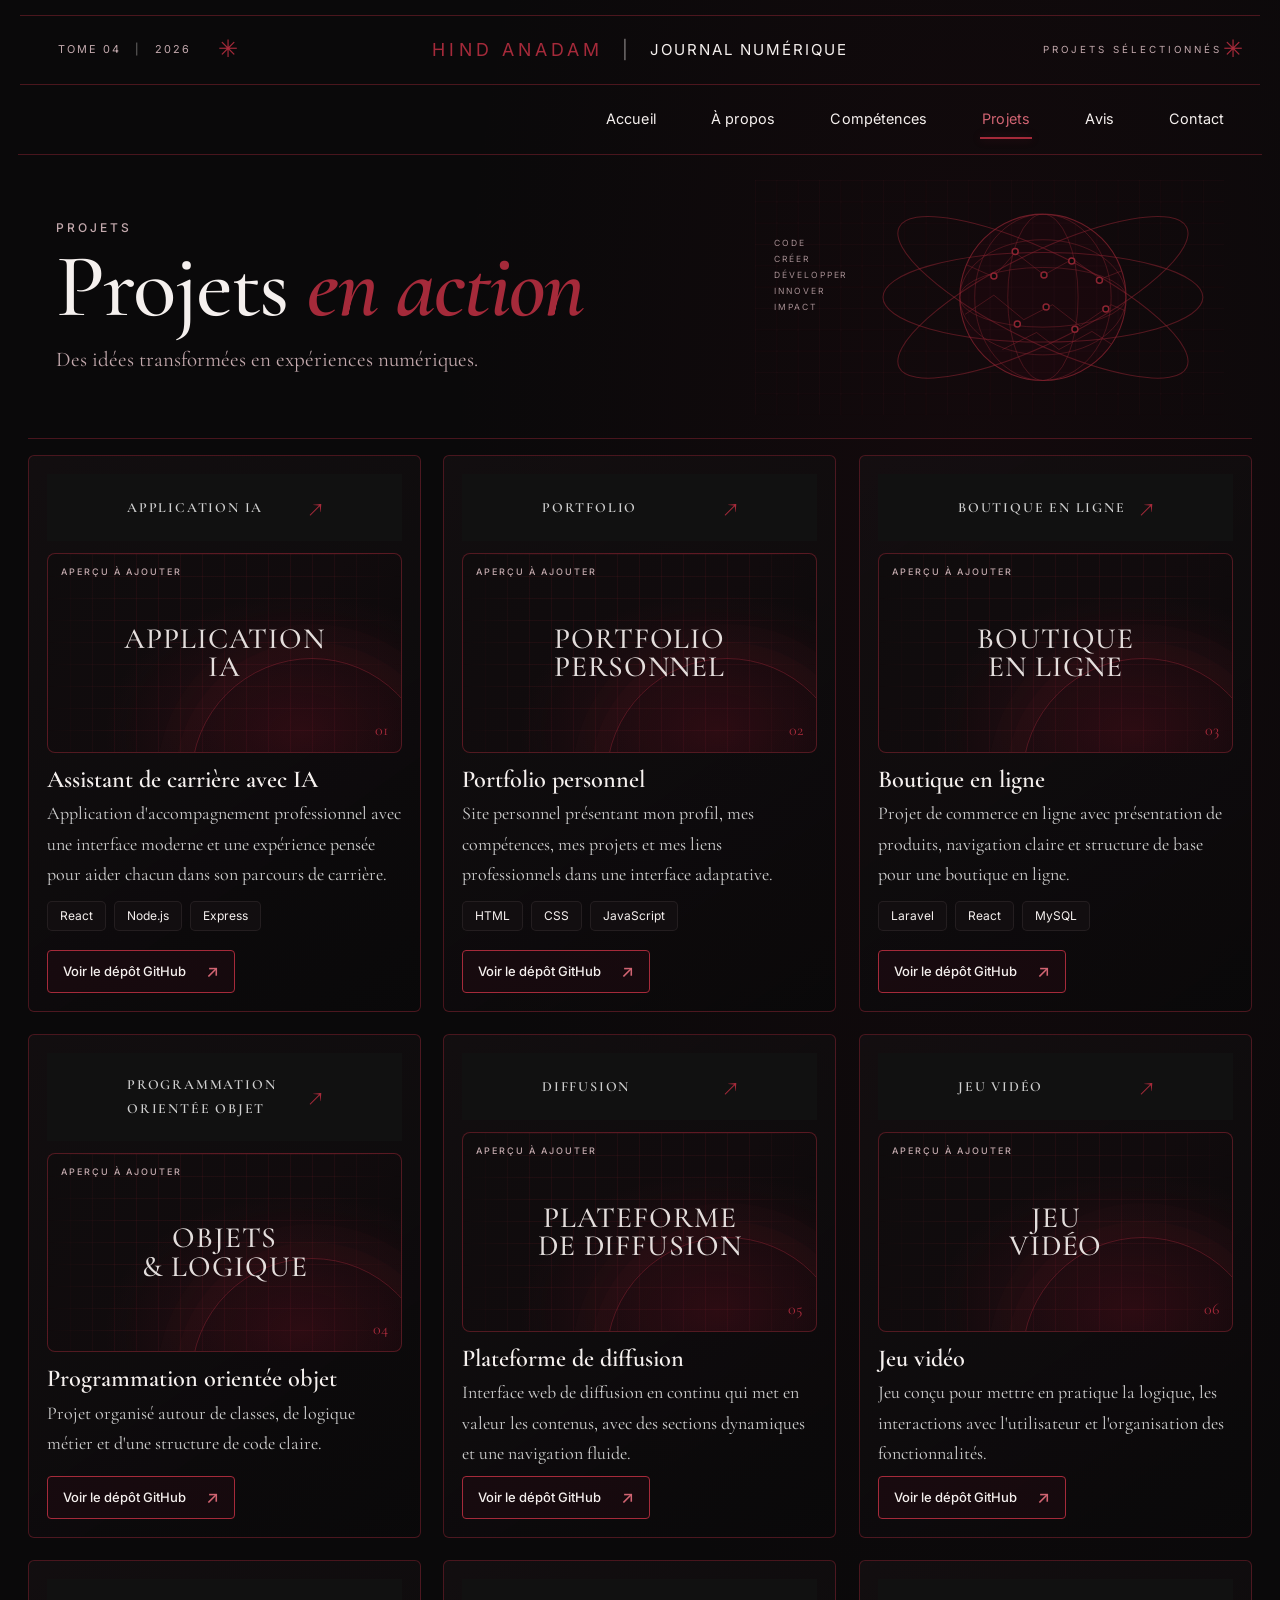
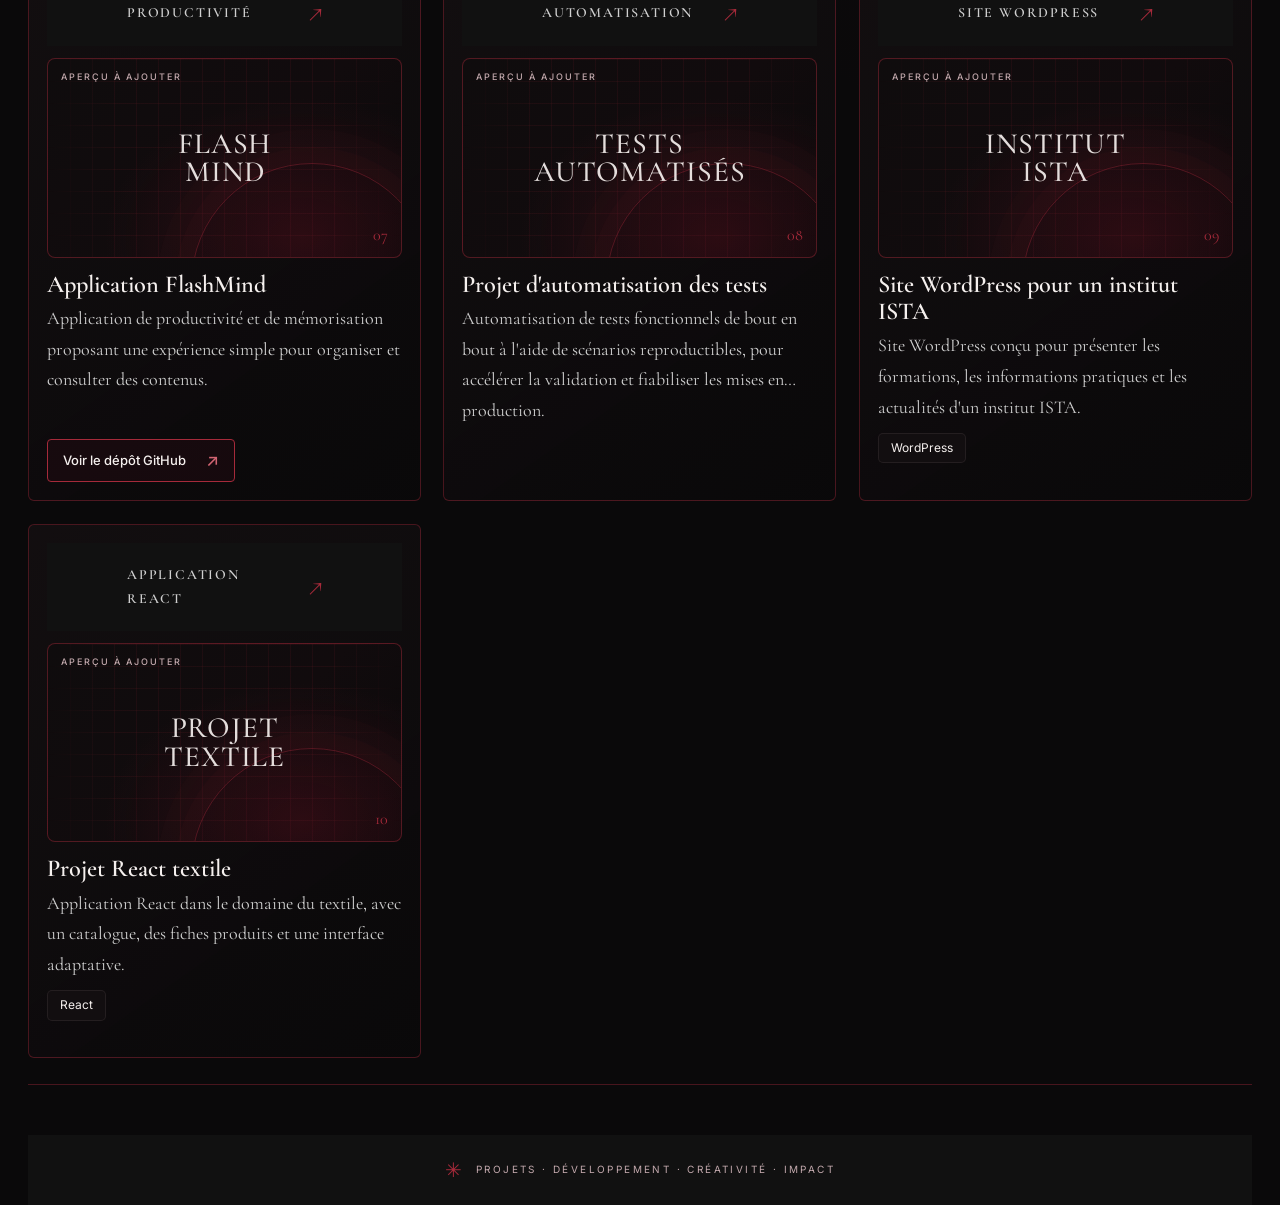
<file: projets.html>
<!DOCTYPE html>
<html lang="fr">
<head>
<meta charset="UTF-8">
<meta name="viewport" content="width=device-width, initial-scale=1.0">
<meta name="theme-color" content="#0A090A">
<meta name="description" content="Découvrez les projets de Hind Anadam en développement web, intelligence artificielle et automatisation.">
<title>Projets — Hind Anadam</title>
<link rel="stylesheet" href="css/style.css">
<link rel="stylesheet" href="css/projects.css">
<link rel="stylesheet" href="css/masthead.css">
</head>
<body class="projects-page">
<a class="projects-skip-link" href="#main-content">Aller au contenu</a>

<div class="masthead" aria-label="En-tête du journal numérique de Hind Anadam">
  <div class="masthead-volume"><span>TOME 04</span><span class="masthead-divider" aria-hidden="true">|</span><span>2026</span></div>
  <span class="masthead-star masthead-star--left" aria-hidden="true">✳</span>
  <div class="masthead-brand"><span>HIND ANADAM</span><span class="masthead-divider" aria-hidden="true">|</span><span class="masthead-journal">JOURNAL NUMÉRIQUE</span></div>
  <div class="masthead-location"><span>PROJETS SÉLECTIONNÉS</span></div>
  <span class="masthead-star masthead-star--right" aria-hidden="true">✳</span>
</div>

<header class="site-header projects-header">
  <button class="nav-toggle" type="button" aria-label="Ouvrir le menu de navigation" aria-expanded="false" aria-controls="site-nav">
    <span></span><span></span><span></span>
  </button>
  <nav id="site-nav" class="site-nav" aria-label="Navigation principale">
    <a href="index.html">Accueil</a>
    <a href="apropos.html">À propos</a>
    <a href="competences.html">Compétences</a>
    <a class="active" href="projets.html" aria-current="page">Projets</a>
      <a href="avis.html">Avis</a>
    <a href="contact.html">Contact</a>
  </nav>
</header>

<main id="main-content" class="projects-main">
  <section class="projects-hero" aria-labelledby="projects-title">
    <div class="projects-hero-copy">
      <p class="projects-eyebrow">PROJETS</p>
      <h1 id="projects-title">Projets <em>en action</em></h1>
      <p class="projects-description">Des idées transformées en expériences numériques.</p>
    </div>
    <figure class="projects-illustration" aria-labelledby="projects-globe-title projects-globe-description">
      <svg viewBox="0 0 440 220" role="img" aria-labelledby="projects-globe-title projects-globe-description">
        <title id="projects-globe-title">Globe numérique filaire</title>
        <desc id="projects-globe-description">Un globe abstrait entouré d’orbites rouges sur une grille fine.</desc>
        <defs>
          <pattern id="projects-grid" width="20" height="20" patternUnits="userSpaceOnUse">
            <path d="M20 0H0V20" fill="none" stroke="#A52A3A" stroke-opacity=".15" stroke-width=".7"/>
          </pattern>
          <clipPath id="projects-globe-clip"><circle cx="270" cy="110" r="78"/></clipPath>
        </defs>
        <rect width="440" height="220" fill="url(#projects-grid)"/>
        <g class="projects-globe-orbits" fill="none" stroke="#A52A3A" stroke-opacity=".55">
          <ellipse cx="270" cy="110" rx="150" ry="42"/>
          <ellipse cx="270" cy="110" rx="150" ry="42" transform="rotate(-26 270 110)"/>
          <ellipse cx="270" cy="110" rx="150" ry="42" transform="rotate(26 270 110)"/>
        </g>
        <circle cx="270" cy="110" r="78" fill="#650F20" fill-opacity=".13" stroke="#A52A3A" stroke-opacity=".72"/>
        <g clip-path="url(#projects-globe-clip)" fill="none" stroke="#A52A3A" stroke-opacity=".48" stroke-width=".8">
          <ellipse cx="270" cy="110" rx="33" ry="78"/>
          <ellipse cx="270" cy="110" rx="64" ry="78"/>
          <ellipse cx="270" cy="110" rx="78" ry="28"/>
          <ellipse cx="270" cy="110" rx="78" ry="54"/>
          <path d="m195 78 29 13 20-23 27 21 27-15 26 19 23-9m-150 42 27-18 28 23 27-14 26 20 29-20 26 11m-128 31 32-16 21 16 31-17 26 17 26-20"/>
        </g>
        <g class="projects-globe-nodes" fill="#0A090A" stroke="#A52A3A" stroke-width="1.4">
          <circle cx="224" cy="90" r="2.8"/><circle cx="244" cy="67" r="2.8"/><circle cx="271" cy="89" r="2.8"/>
          <circle cx="297" cy="76" r="2.8"/><circle cx="323" cy="94" r="2.8"/><circle cx="246" cy="135" r="2.8"/>
          <circle cx="273" cy="119" r="2.8"/><circle cx="300" cy="140" r="2.8"/><circle cx="329" cy="121" r="2.8"/>
        </g>
        <g fill="#C3A9AD" font-family="Inter, Arial, sans-serif" font-size="8" letter-spacing="1.8">
          <text x="18" y="62">CODE</text><text x="18" y="77">CRÉER</text><text x="18" y="92">DÉVELOPPER</text>
          <text x="18" y="107">INNOVER</text><text x="18" y="122">IMPACT</text>
        </g>
      </svg>
    </figure>
  </section>

  <section class="projects-grid" aria-label="Projets sélectionnés">
    <article class="project project-card" aria-labelledby="project-career-title">
      <header class="project-card-heading"><p class="project-category">APPLICATION IA</p><span class="project-corner-arrow" aria-hidden="true">↗</span></header>
      <div class="project-preview" role="img" aria-label="Aperçu à ajouter pour l’Assistant de carrière avec IA"><span class="preview-caption">APERÇU À AJOUTER</span><strong>APPLICATION<br>IA</strong><span class="preview-index">01</span></div>
      <h2 id="project-career-title">Assistant de carrière avec IA</h2>
      <p class="project-description">Application d'accompagnement professionnel avec une interface moderne et une expérience pensée pour aider chacun dans son parcours de carrière.</p>
      <ul class="project-tags" aria-label="Technologies"><li>React</li><li>Node.js</li><li>Express</li></ul>
      <a class="project-link" href="https://github.com/hindanadam1/ai-career-app" target="_blank" rel="noopener noreferrer">Voir le dépôt GitHub <span aria-hidden="true">↗</span></a>
    </article>

    <article class="project project-card" aria-labelledby="project-portfolio-title">
      <header class="project-card-heading"><p class="project-category">PORTFOLIO</p><span class="project-corner-arrow" aria-hidden="true">↗</span></header>
      <div class="project-preview" role="img" aria-label="Aperçu à ajouter pour le Portfolio personnel"><span class="preview-caption">APERÇU À AJOUTER</span><strong>PORTFOLIO<br>PERSONNEL</strong><span class="preview-index">02</span></div>
      <h2 id="project-portfolio-title">Portfolio personnel</h2>
      <p class="project-description">Site personnel présentant mon profil, mes compétences, mes projets et mes liens professionnels dans une interface adaptative.</p>
      <ul class="project-tags" aria-label="Technologies"><li>HTML</li><li>CSS</li><li>JavaScript</li></ul>
      <a class="project-link" href="https://github.com/hindanadam1/portfolio" target="_blank" rel="noopener noreferrer">Voir le dépôt GitHub <span aria-hidden="true">↗</span></a>
    </article>

    <article class="project project-card" aria-labelledby="project-store-title">
      <header class="project-card-heading"><p class="project-category">BOUTIQUE EN LIGNE</p><span class="project-corner-arrow" aria-hidden="true">↗</span></header>
      <div class="project-preview" role="img" aria-label="Aperçu à ajouter pour la Boutique en ligne"><span class="preview-caption">APERÇU À AJOUTER</span><strong>BOUTIQUE<br>EN LIGNE</strong><span class="preview-index">03</span></div>
      <h2 id="project-store-title">Boutique en ligne</h2>
      <p class="project-description">Projet de commerce en ligne avec présentation de produits, navigation claire et structure de base pour une boutique en ligne.</p>
      <ul class="project-tags" aria-label="Technologies"><li>Laravel</li><li>React</li><li>MySQL</li></ul>
      <a class="project-link" href="https://github.com/hindanadam1/Projet_Store-" target="_blank" rel="noopener noreferrer">Voir le dépôt GitHub <span aria-hidden="true">↗</span></a>
    </article>

    <article class="project project-card" aria-labelledby="project-poo-title">
      <header class="project-card-heading"><p class="project-category">PROGRAMMATION ORIENTÉE OBJET</p><span class="project-corner-arrow" aria-hidden="true">↗</span></header>
      <div class="project-preview" role="img" aria-label="Aperçu à ajouter pour le projet de programmation orientée objet"><span class="preview-caption">APERÇU À AJOUTER</span><strong>OBJETS<br>&amp; LOGIQUE</strong><span class="preview-index">04</span></div>
      <h2 id="project-poo-title">Programmation orientée objet</h2>
      <p class="project-description">Projet organisé autour de classes, de logique métier et d'une structure de code claire.</p>
      <a class="project-link" href="https://github.com/hindanadam1/projetpoo" target="_blank" rel="noopener noreferrer">Voir le dépôt GitHub <span aria-hidden="true">↗</span></a>
    </article>

    <article class="project project-card" aria-labelledby="project-streaming-title">
      <header class="project-card-heading"><p class="project-category">DIFFUSION</p><span class="project-corner-arrow" aria-hidden="true">↗</span></header>
      <div class="project-preview" role="img" aria-label="Aperçu à ajouter pour la plateforme de diffusion"><span class="preview-caption">APERÇU À AJOUTER</span><strong>PLATEFORME<br>DE DIFFUSION</strong><span class="preview-index">05</span></div>
      <h2 id="project-streaming-title">Plateforme de diffusion</h2>
      <p class="project-description">Interface web de diffusion en continu qui met en valeur les contenus, avec des sections dynamiques et une navigation fluide.</p>
      <a class="project-link" href="https://github.com/hindanadam1/Streaming-" target="_blank" rel="noopener noreferrer">Voir le dépôt GitHub <span aria-hidden="true">↗</span></a>
    </article>

    <article class="project project-card" aria-labelledby="project-game-title">
      <header class="project-card-heading"><p class="project-category">JEU VIDÉO</p><span class="project-corner-arrow" aria-hidden="true">↗</span></header>
      <div class="project-preview" role="img" aria-label="Aperçu à ajouter pour le jeu vidéo"><span class="preview-caption">APERÇU À AJOUTER</span><strong>JEU<br>VIDÉO</strong><span class="preview-index">06</span></div>
      <h2 id="project-game-title">Jeu vidéo</h2>
      <p class="project-description">Jeu conçu pour mettre en pratique la logique, les interactions avec l'utilisateur et l'organisation des fonctionnalités.</p>
      <a class="project-link" href="https://github.com/hindanadam1/Projetgame" target="_blank" rel="noopener noreferrer">Voir le dépôt GitHub <span aria-hidden="true">↗</span></a>
    </article>

    <article class="project project-card" aria-labelledby="project-flashmind-title">
      <header class="project-card-heading"><p class="project-category">PRODUCTIVITÉ</p><span class="project-corner-arrow" aria-hidden="true">↗</span></header>
      <div class="project-preview" role="img" aria-label="Aperçu à ajouter pour l’application FlashMind"><span class="preview-caption">APERÇU À AJOUTER</span><strong>FLASH<br>MIND</strong><span class="preview-index">07</span></div>
      <h2 id="project-flashmind-title">Application FlashMind</h2>
      <p class="project-description">Application de productivité et de mémorisation proposant une expérience simple pour organiser et consulter des contenus.</p>
      <a class="project-link" href="https://github.com/hindanadam1/flashmind" target="_blank" rel="noopener noreferrer">Voir le dépôt GitHub <span aria-hidden="true">↗</span></a>
    </article>

    <article class="project project-card" aria-labelledby="project-automation-title">
      <header class="project-card-heading"><p class="project-category">AUTOMATISATION</p><span class="project-corner-arrow" aria-hidden="true">↗</span></header>
      <div class="project-preview" role="img" aria-label="Aperçu à ajouter pour le projet d’automatisation des tests"><span class="preview-caption">APERÇU À AJOUTER</span><strong>TESTS<br>AUTOMATISÉS</strong><span class="preview-index">08</span></div>
      <h2 id="project-automation-title">Projet d'automatisation des tests</h2>
      <p class="project-description">Automatisation de tests fonctionnels de bout en bout à l'aide de scénarios reproductibles, pour accélérer la validation et fiabiliser les mises en production.</p>
    </article>

    <article class="project project-card" aria-labelledby="project-wordpress-title">
      <header class="project-card-heading"><p class="project-category">SITE WORDPRESS</p><span class="project-corner-arrow" aria-hidden="true">↗</span></header>
      <div class="project-preview" role="img" aria-label="Aperçu à ajouter pour le site WordPress de l’institut ISTA"><span class="preview-caption">APERÇU À AJOUTER</span><strong>INSTITUT<br>ISTA</strong><span class="preview-index">09</span></div>
      <h2 id="project-wordpress-title">Site WordPress pour un institut ISTA</h2>
      <p class="project-description">Site WordPress conçu pour présenter les formations, les informations pratiques et les actualités d'un institut ISTA.</p>
      <ul class="project-tags" aria-label="Technologie"><li>WordPress</li></ul>
    </article>

    <article class="project project-card" aria-labelledby="project-textile-title">
      <header class="project-card-heading"><p class="project-category">APPLICATION REACT</p><span class="project-corner-arrow" aria-hidden="true">↗</span></header>
      <div class="project-preview" role="img" aria-label="Aperçu à ajouter pour le projet React textile"><span class="preview-caption">APERÇU À AJOUTER</span><strong>PROJET<br>TEXTILE</strong><span class="preview-index">10</span></div>
      <h2 id="project-textile-title">Projet React textile</h2>
      <p class="project-description">Application React dans le domaine du textile, avec un catalogue, des fiches produits et une interface adaptative.</p>
      <ul class="project-tags" aria-label="Technologie"><li>React</li></ul>
    </article>
  </section>

  <footer class="projects-footer"><span aria-hidden="true">✳</span><p>PROJETS · DÉVELOPPEMENT · CRÉATIVITÉ · IMPACT</p></footer>
</main>

<script src="js/script.js"></script>
</body>
</html>
</file>
<file: css/style.css>
@import url('https://fonts.googleapis.com/css2?family=Cormorant+Garamond:wght@500;600;700&family=Great+Vibes&family=Inter:wght@400;500;600;700&display=swap');

*{
margin:0;
padding:0;
box-sizing:border-box;
font-family:'Inter','Segoe UI',sans-serif;
}

:root{
--bg:#0d0d0d;
--surface-1:#121212;
--surface-2:#171717;
--border:#2a2a2a;
--border-strong:#3a3a3a;
--text:#ffffff;
--text-soft:#d0d0d0;
--radius-md:12px;
--radius-lg:16px;
--space-section:72px;
--space-content:24px;
--font-title:'Cormorant Garamond', Georgia, serif;
--font-signature:'Great Vibes', 'Brush Script MT', cursive;
}

body{
background:var(--bg);
color:var(--text);
line-height:1.5;
}

h1,h2,h3{
font-family:var(--font-title);
font-weight:600;
letter-spacing:0.5px;
}


/* NAVBAR */

header{
display:flex;
justify-content:flex-end;
align-items:center;
padding:20px 80px;
background:#111;
position:relative;
z-index:20;
}

.logo{
font-size:20px;
font-weight:bold;
}

nav{
display:flex;
align-items:center;
gap:30px;
}

nav a{
margin-left:30px;
text-decoration:none;
color:rgba(255,255,255,0.84);
font-size:15px;
transition:color 0.3s ease, text-shadow 0.3s ease, transform 0.3s ease;
position:relative;
display:inline-block;
padding:8px 2px;
letter-spacing:0.3px;
}

nav a{
margin-left:0;
}

.nav-toggle{
display:none;
width:44px;
height:44px;
border:1px solid #2a2a2a;
border-radius:8px;
background:#121212;
align-items:center;
justify-content:center;
flex-direction:column;
gap:5px;
cursor:pointer;
}

.nav-toggle span{
display:block;
width:18px;
height:2px;
background:#f2f2f2;
transition:transform 0.2s ease, opacity 0.2s ease;
}

.nav-toggle.is-open span:nth-child(1){
transform:translateY(7px) rotate(45deg);
}

.nav-toggle.is-open span:nth-child(2){
opacity:0;
}

.nav-toggle.is-open span:nth-child(3){
transform:translateY(-7px) rotate(-45deg);
}

nav a:hover{
color:#ffffff;
text-shadow:0 0 10px rgba(255,255,255,0.35);
transform:translateY(-2px);
}

nav a::after{
content:"";
position:absolute;
left:0;
bottom:-2px;
width:100%;
height:2px;
background:linear-gradient(90deg, transparent 0%, #ffffff 30%, #ffffff 70%, transparent 100%);
transform:scaleX(0);
transform-origin:center;
transition:transform 0.35s ease;
opacity:0.9;
}

nav a:hover::after{
transform:scaleX(1);
}

nav a.active{
color:#ffffff;
text-shadow:0 0 10px rgba(255,255,255,0.28);
}

nav a.active::after{
transform:scaleX(1);
}


/* HERO SECTION */

.hero{
display:flex;
min-height:72vh;
max-width:1280px;
width:94vw;
margin:24px auto 0;
border:none;
background:transparent;
align-items:center;
justify-content:flex-start;
gap:56px;
padding:8px 20px 0;
}

.left{
flex:0 0 340px;
height:430px;
}

.left img{
width:100%;
height:100%;
object-fit:cover;
object-position:center top;
display:block;
margin:0 auto;
}

.right{
flex:1;
max-width:700px;
display:flex;
flex-direction:column;
justify-content:center;
padding:0;
background:transparent;
}


/* TITLE */

.right h1{
font-size:clamp(48px, 9vw, 92px);
font-family:var(--font-signature);
font-weight:400;
line-height:1;
margin-bottom:18px;
letter-spacing:1px;
}


/* LINE */

.line{
width:200px;
height:3px;
background:linear-gradient(90deg, #ffffff 0%, rgba(255,255,255,0.35) 100%);
margin:22px 0;
}


/* DESCRIPTION */

.typing{
font-size:19px;
color:#e0e0e0;
margin-bottom:20px;
max-width:54ch;
}

.hero-social{
display:flex;
align-items:center;
gap:14px;
margin-bottom:34px;
}

.hero-social a{
width:42px;
height:42px;
display:flex;
align-items:center;
justify-content:center;
text-decoration:none;
color:#fff;
border:1px solid #2a2a2a;
border-radius:50%;
background:#161616;
transition:transform 0.25s ease, border-color 0.25s ease, box-shadow 0.25s ease;
}

.hero-social a:hover{
transform:translateY(-3px);
border-color:#fff;
box-shadow:0 8px 18px rgba(255,255,255,0.15);
}

.hero-social i{
font-size:18px;
}


/* BUTTONS */

.buttons{
display:flex;
gap:30px;
}

.explore,
.etude-cas-btn{
padding:14px 30px;
border:1px solid var(--border-strong);
background:linear-gradient(180deg, #181818 0%, #131313 100%);
display:inline-block;
text-decoration:none;
color:var(--text);
font-weight:700;
cursor:pointer;
transition:transform 0.25s ease, box-shadow 0.25s ease, border-color 0.25s ease, color 0.25s ease;
border-radius:10px;
letter-spacing:0.2px;
}

.explore:hover,
.etude-cas-btn:hover{
transform:translateY(-3px);
border-color:#f2f2f2;
box-shadow:0 12px 24px rgba(0,0,0,0.35);
}

.video{
background:none;
border:none;
color:white;
font-size:16px;
cursor:pointer;
}


/* GENERIC PAGE STYLE */

.page{
padding:var(--space-section) 80px 56px;
max-width:1200px;
margin:auto;
}

h2{
font-size:clamp(30px, 4.2vw, 44px);
line-height:1.08;
margin-bottom:28px;
letter-spacing:0.3px;
}


/* ABOUT */

.about{
padding:var(--space-section) 80px 56px;
max-width:1200px;
margin:0 auto;
}

.about-hero-card{
display:grid;
grid-template-columns:1.2fr 0.8fr;
gap:24px;
background:linear-gradient(135deg, #1a1a1a 0%, #111111 100%);
border:1px solid var(--border);
border-radius:var(--radius-lg);
padding:28px;
margin-bottom:34px;
box-shadow:0 12px 28px rgba(0,0,0,0.28);
}

.about-badge{
display:inline-block;
font-size:12px;
letter-spacing:1px;
text-transform:uppercase;
padding:6px 10px;
border-radius:999px;
border:1px solid #343434;
color:#d6d6d6;
margin-bottom:14px;
}

.about-hero-text h1{
font-size:42px;
line-height:1.1;
margin-bottom:12px;
}

.about-hero-text p{
color:#c8c8c8;
line-height:1.7;
max-width:560px;
}

.about-tags{
display:flex;
gap:10px;
flex-wrap:wrap;
margin-top:18px;
}

.about-tags span{
display:inline-block;
padding:8px 12px;
border-radius:999px;
border:1px solid #303030;
background:#1a1a1a;
font-size:13px;
color:#d8d8d8;
letter-spacing:0.2px;
}

.about-hero-summary{
display:flex;
flex-direction:column;
justify-content:center;
gap:16px;
padding:6px 0;
}

.about-summary-card{
background:linear-gradient(145deg, #1b1b1b 0%, #121212 100%);
border:1px solid #303030;
border-radius:16px;
padding:22px;
box-shadow:0 14px 30px rgba(0,0,0,0.24);
}

.about-summary-label{
display:block;
font-size:12px;
letter-spacing:1px;
text-transform:uppercase;
color:#bdbdbd;
margin-bottom:10px;
}

.about-summary-card strong{
font-size:28px;
line-height:1.2;
font-family:var(--font-title);
font-weight:600;
color:#ffffff;
}

.about-summary-card p{
color:#cfcfcf;
font-size:14px;
line-height:1.6;
margin-top:10px;
}

.about-summary-grid{
display:grid;
grid-template-columns:repeat(2, minmax(0, 1fr));
gap:14px;
}

.about-summary-item{
background:#171717;
border:1px solid #2a2a2a;
border-radius:14px;
padding:18px 16px;
min-height:120px;
display:flex;
flex-direction:column;
justify-content:space-between;
}

.about-summary-item span{
font-size:12px;
text-transform:uppercase;
letter-spacing:0.9px;
color:#adadad;
}

.about-summary-item strong{
font-size:18px;
line-height:1.4;
font-weight:600;
color:#f3f3f3;
}

.about h2{
margin-bottom:16px;
}

.about-lead{
max-width:900px;
color:var(--text-soft);
line-height:1.7;
margin-bottom:28px;
font-size:17px;
}

.about-layout{
display:grid;
grid-template-columns:1fr 1fr;
gap:22px;
margin-bottom:22px;
}

.about-panel{
background:var(--surface-2);
border:1px solid var(--border);
border-radius:var(--radius-md);
padding:24px;
transition:transform 0.2s ease, border-color 0.2s ease, box-shadow 0.2s ease;
}

.about-panel:hover{
transform:translateY(-3px);
border-color:var(--border-strong);
box-shadow:0 12px 24px rgba(0,0,0,0.3);
}

.about-panel h3{
font-size:24px;
margin-bottom:14px;
}

.about-panel p{
color:#c9c9c9;
line-height:1.7;
}

.about-list{
list-style:disc;
padding-left:18px;
}

.about-list li{
color:#d1d1d1;
line-height:1.7;
margin-bottom:12px;
padding-bottom:12px;
border-bottom:1px solid #262626;
}

.about-list li:last-child{
margin-bottom:0;
padding-bottom:0;
border-bottom:none;
}

.about-career strong,
.about-diplomas strong{
color:#ffffff;
}

.about-career{
list-style:none;
padding-left:24px;
position:relative;
}

.about-career::before{
content:"";
position:absolute;
left:6px;
top:8px;
bottom:8px;
width:2px;
background:linear-gradient(180deg, #ffffff 0%, rgba(255,255,255,0.2) 100%);
}

.about-career li{
position:relative;
padding-left:10px;
}

.about-career li::before{
content:"";
position:absolute;
left:-23px;
top:9px;
width:10px;
height:10px;
border-radius:50%;
background:#ffffff;
box-shadow:0 0 0 4px rgba(255,255,255,0.08);
}


/* SKILLS */

.skills{
padding:var(--space-section) 80px 56px;
max-width:1200px;
margin:0 auto;
}

.skills-intro{
color:#c8c8c8;
max-width:760px;
line-height:1.7;
margin-top:-14px;
margin-bottom:22px;
}

.skills-group{
margin-bottom:30px;
padding:22px;
background:var(--surface-1);
border:1px solid var(--border);
border-radius:var(--radius-md);
box-shadow:0 8px 18px rgba(0,0,0,0.2);
}

.skills-group h3{
font-size:22px;
margin-bottom:16px;
}

.skills-container{
display:grid;
grid-template-columns:repeat(auto-fit,minmax(170px,1fr));
gap:16px;
margin-top:0;
}

.skill{
background:var(--surface-2);
padding:20px 14px;
border-radius:var(--radius-md);
text-align:center;
transition:0.25s ease;
border:1px solid var(--border);
min-height:138px;
display:flex;
flex-direction:column;
justify-content:center;
align-items:center;
}

.skill img{
width:46px;
height:46px;
object-fit:contain;
margin-bottom:12px;
filter:drop-shadow(0 4px 8px rgba(0,0,0,0.25));
}

.skill:hover{
transform:translateY(-5px);
background:#1c1c1c;
border-color:var(--border-strong);
box-shadow:0 10px 22px rgba(0,0,0,0.35);
}

.skill p{
font-size:14px;
line-height:1.45;
color:#efefef;
}


/* PROJECTS */

.projects{
display:grid;
grid-template-columns:repeat(auto-fit, minmax(260px, 1fr));
gap:30px;
}

.projects-intro{
color:var(--text-soft);
max-width:760px;
line-height:1.7;
margin-top:-10px;
margin-bottom:24px;
font-size:17px;
}

.project{
background:var(--surface-2);
padding:25px;
border-radius:var(--radius-md);
transition:0.3s;
border:1px solid var(--border);
box-shadow:0 10px 22px rgba(0,0,0,0.2);
display:flex;
flex-direction:column;
gap:14px;
}

.project:hover{
transform:translateY(-8px);
border-color:var(--border-strong);
box-shadow:0 16px 32px rgba(0,0,0,0.45);
}

.project h3{
margin-bottom:10px;
}

.project p{
color:var(--text-soft);
line-height:1.7;
flex:1;
}

.project-link{
display:inline-flex;
align-self:flex-start;
padding:10px 16px;
border:1px solid var(--border-strong);
border-radius:999px;
text-decoration:none;
color:var(--text);
font-size:14px;
font-weight:600;
transition:transform 0.25s ease, border-color 0.25s ease, background 0.25s ease;
}

.project-link:hover{
transform:translateY(-2px);
border-color:#ffffff;
background:#1c1c1c;
}


/* CONTACT FORM */

form{
max-width:500px;
}

input,textarea{
width:100%;
padding:12px;
margin-bottom:15px;
border-radius:6px;
border:1px solid #333;
background:#1a1a1a;
color:white;
}

textarea{
height:120px;
}

button{
padding:12px 25px;
border:1px solid var(--border-strong);
border-radius:10px;
background:linear-gradient(180deg, #f5f5f5 0%, #dcdcdc 100%);
cursor:pointer;
font-weight:bold;
}


/* FOOTER */

footer{
background:#111;
color:white;
text-align:center;
padding:20px;
margin-top:50px;
}
/* CONTACT PAGE */

.contact-page{

padding:var(--space-section) 80px 56px;
max-width:1200px;
margin:auto;

}

.contact-text{

color:var(--text-soft);
margin-bottom:30px;
max-width:70ch;
font-size:17px;

}

.social-links{

display:flex;
flex-direction:column;
gap:20px;

}

.social-links a{

display:flex;
align-items:center;
gap:15px;

background:var(--surface-2);
padding:18px 25px;

border-radius:var(--radius-md);
border:1px solid var(--border);
box-shadow:0 10px 22px rgba(0,0,0,0.2);

text-decoration:none;
color:var(--text);

transition:transform 0.25s ease, border-color 0.25s ease, box-shadow 0.25s ease;

font-size:18px;

}

.social-links i{

font-size:24px;

}

.social-links a:hover{

transform:translateY(-4px);
border-color:var(--border-strong);
box-shadow:0 16px 30px rgba(0,0,0,0.38);

}

.reveal-on-scroll{
opacity:0;
transform:translateY(26px);
transition:opacity 0.65s ease, transform 0.65s ease;
transition-delay:var(--reveal-delay, 0ms);
will-change:opacity, transform;
}

.reveal-on-scroll.is-visible{
opacity:1;
transform:translateY(0);
}

@media (max-width: 1200px){
.hero{
max-width:1100px;
gap:42px;
}

.right h1{
font-size:78px;
line-height:1;
}

.page{
padding:88px 40px;
}

.contact-page{
padding:88px 40px;
}
}

@media (max-width: 980px){
header{
padding:16px 22px;
}

.hero{
flex-direction:column;
min-height:auto;
margin:14px auto 0;
border:none;
gap:24px;
padding:0 16px;
}

.left,
.right{
width:100%;
max-width:100%;
}

.left{
height:360px;
flex:none;
}

.right{
padding:8px 6px 22px;
}

.right h1{
font-size:58px;
line-height:1.03;
margin-bottom:14px;
}

.line{
width:160px;
margin:18px 0;
}

.buttons{
gap:14px;
}

.etude-cas-btn{
padding:13px 26px;
}

.about{
padding:16px;
}

.about-hero-card{
grid-template-columns:1fr;
padding:20px;
}

.about-hero-text h1{
font-size:32px;
}

.about-summary-grid{
grid-template-columns:1fr;
}

.about-layout{
grid-template-columns:1fr;
}

.skills{
padding:24px 16px 40px;
}

.skills-group{
padding:16px;
}

.skills-group h3{
font-size:18px;
}

.projects{
grid-template-columns:1fr;
}

.page{
padding:36px 16px 44px;
}

h2{
font-size:34px;
margin-bottom:24px;
}

.contact-page{
padding:36px 16px 44px;
}
}

@media (max-width: 768px){
header{
justify-content:flex-end;
padding:14px 16px;
}

.nav-toggle{
display:flex;
}

.site-nav{
position:absolute;
top:calc(100% + 8px);
left:16px;
right:16px;
display:none;
flex-direction:column;
align-items:flex-start;
gap:2px;
padding:10px;
background:#111;
border:1px solid #272727;
border-radius:10px;
}

.site-nav.is-open{
display:flex;
}

nav a{
width:100%;
padding:11px 10px;
border-radius:8px;
font-size:16px;
}

nav a:hover{
transform:none;
background:#1a1a1a;
text-shadow:none;
}

nav a::after{
display:none;
}

.hero{
width:100%;
margin:10px auto 0;
padding:0 12px;
}

.left{
height:340px;
}

.left img{
object-position:center 22%;
}

.right h1{
font-size:50px;
}

.typing{
font-size:17px;
}

.hero-social{
margin-bottom:24px;
}

.about-summary-card strong{
font-size:24px;
}

.skills-container{
grid-template-columns:repeat(2,minmax(0,1fr));
}
}

@media (max-width: 480px){
.left{
height:320px;
}

.left img{
object-position:center 24%;
}

.right h1{
font-size:42px;
line-height:1.05;
}

.line{
width:130px;
}

.typing{
font-size:16px;
margin-bottom:14px;
}

.hero-social a{
width:40px;
height:40px;
}

.etude-cas-btn{
padding:12px 22px;
font-size:15px;
}

h2{
font-size:30px;
}

.skills-container{
grid-template-columns:1fr;
}
}

@media (prefers-reduced-motion: reduce){
.reveal-on-scroll{
opacity:1;
transform:none;
transition:none;
}
}
</file>
<file: css/home.css>
/* HOMEPAGE — DARK RED EDITORIAL */

.home-page{
--journal-bg:#0A090A;
--journal-surface:#151012;
--journal-burgundy:#650F20;
--journal-red:#A52A3A;
--journal-red-readable:#D16472;
--journal-ink:#F5F0EE;
--journal-muted:#C3A9AD;
--journal-line:rgba(165,42,58,0.45);
--cursor-glow-size:clamp(280px, 34vw, 620px);
height:100vh;
height:100dvh;
min-height:0;
overflow:hidden;
overscroll-behavior:none;
display:flex;
flex-direction:column;
isolation:isolate;
color:var(--journal-ink);
background:var(--journal-bg);
}

.home-page::before{
content:"";
position:fixed;
inset:0;
z-index:-1;
pointer-events:none;
background:
radial-gradient(circle var(--cursor-glow-size) at var(--cursor-x, 50vw) var(--cursor-y, 50vh), rgba(165,42,58,0.11), transparent 100%),
radial-gradient(ellipse at 52% 48%, rgba(101,15,32,0.12), transparent 39%),
var(--journal-bg);
}

.home-page::selection{
background:var(--journal-red);
color:var(--journal-ink);
}

.skip-link{
position:fixed;
top:10px;
left:10px;
z-index:100;
padding:10px 14px;
transform:translateY(-160%);
background:var(--journal-ink);
color:var(--journal-bg);
text-decoration:none;
}

.skip-link:focus{
transform:translateY(0);
}

.masthead{
position:relative;
flex:0 0 auto;
display:grid;
grid-template-columns:1fr auto 1fr;
align-items:center;
gap:18px;
width:min(calc(100% - 36px), 1780px);
margin:12px auto 0;
padding:12px clamp(18px, 2.8vw, 48px);
border-block:1px solid var(--journal-line);
color:var(--journal-muted);
font-family:var(--font-title);
font-size:clamp(0.72rem, 0.95vw, 0.96rem);
letter-spacing:0.18em;
line-height:1.2;
text-transform:uppercase;
animation:journal-enter 650ms ease both;
}

.masthead-volume,
.masthead-brand,
.masthead-location{
display:flex;
align-items:center;
gap:14px;
white-space:nowrap;
}

.masthead-brand{
justify-content:center;
gap:18px;
color:var(--journal-red-readable);
font-size:clamp(0.96rem, 1.4vw, 1.35rem);
letter-spacing:0.23em;
}

.masthead-journal{
color:var(--journal-ink);
font-size:0.84em;
}

.masthead-location{
justify-content:flex-end;
font-size:0.9em;
}

.masthead-divider{
color:rgba(245,240,238,0.42);
}

.masthead-star{
position:absolute;
top:50%;
color:var(--journal-red);
font-family:var(--font-title);
font-size:1.5rem;
line-height:1;
transform:translateY(-50%);
}

.masthead-star--left{left:16%;}
.masthead-star--right{right:1.2%;}

.home-page .site-header{
position:relative;
z-index:10;
flex:0 0 auto;
display:flex;
justify-content:flex-end;
align-items:center;
width:min(calc(100% - 36px), 1740px);
min-height:78px;
margin:0 auto;
padding:0 clamp(16px, 2.8vw, 48px);
background:transparent;
}

.home-page .site-nav{
display:flex;
align-items:center;
gap:clamp(24px, 4vw, 68px);
background:transparent;
}

.home-page .site-nav a{
position:relative;
margin:0;
padding:13px 2px 15px;
color:var(--journal-ink);
font-family:'Inter','Segoe UI',sans-serif;
font-size:clamp(0.9rem, 1.05vw, 1.02rem);
font-weight:400;
letter-spacing:0.01em;
text-decoration:none;
text-shadow:none;
transition:color 220ms ease, text-shadow 220ms ease;
}

.home-page .site-nav a::after{
content:"";
position:absolute;
right:0;
bottom:5px;
left:0;
height:2px;
background:var(--journal-red);
box-shadow:0 0 10px rgba(165,42,58,0.38);
opacity:0;
transform:scaleX(0.36);
transition:opacity 220ms ease, transform 220ms ease;
}

.home-page .site-nav a.active{
color:var(--journal-red-readable);
text-shadow:none;
}

.home-page .site-nav a.active::after,
.home-page .site-nav a:hover::after,
.home-page .site-nav a:focus-visible::after{
opacity:1;
transform:scaleX(1);
}

.home-page .site-nav a:hover,
.home-page .site-nav a:focus-visible{
color:var(--journal-red-readable);
background:transparent;
text-shadow:0 0 12px rgba(165,42,58,0.45);
transform:none;
}

.home-page .site-nav a:focus-visible,
.home-page .nav-toggle:focus-visible,
.home-page .etude-cas-btn:focus-visible{
outline:2px solid var(--journal-red);
outline-offset:4px;
}

.home-page .nav-toggle{
border-color:var(--journal-line);
background:var(--journal-surface);
}

.home-page .nav-toggle span{
background:var(--journal-ink);
}

.home-page .hero{
position:relative;
flex:1 1 auto;
isolation:isolate;
display:grid;
grid-template-columns:minmax(280px,0.82fr) minmax(0,1.18fr);
align-items:center;
gap:clamp(42px,6.8vw,118px);
width:min(calc(100% - 36px),1740px);
min-height:0;
margin:0 auto;
padding:28px clamp(34px,5.4vw,92px) 38px;
border-bottom:1px solid var(--journal-line);
overflow:hidden;
background:transparent;
}

.portrait-panel{
position:relative;
isolation:isolate;
width:min(100%,550px);
justify-self:center;
margin:0;
animation:journal-enter 850ms 80ms ease both;
}

.portrait-tech{
position:absolute;
z-index:-1;
top:47%;
left:50%;
right:auto;
width:240%;
max-width:none;
height:auto;
overflow:visible;
opacity:.72;
pointer-events:none;
transform:translate(-50%,-50%);
}

.portrait-tech-orbits{
transform-box:view-box;
transform-origin:50% 50%;
animation:portrait-globe-rotate 48s linear infinite;
}

.portrait-tech-nodes{
animation:portrait-globe-pulse 4.8s ease-in-out infinite alternate;
}

.portrait-panel::before{
content:"";
position:absolute;
z-index:-1;
top:-22px;
right:-24px;
bottom:52px;
left:15%;
background-image:
linear-gradient(rgba(165,42,58,0.12) 1px, transparent 1px),
linear-gradient(90deg, rgba(165,42,58,0.12) 1px, transparent 1px);
background-size:19px 19px;
mask-image:linear-gradient(135deg, #000 0%, transparent 76%);
}

.portrait-panel::after{
content:"";
position:absolute;
z-index:-2;
top:18px;
right:-18px;
bottom:66px;
left:18px;
border:1px solid rgba(165,42,58,0.24);
background:var(--journal-surface);
}

.portrait-frame{
position:relative;
z-index:2;
width:calc(100% + clamp(18px,3vw,36px));
padding:9px;
border:1px solid var(--journal-line);
background:var(--journal-surface);
}

.portrait-frame::before{
content:"";
position:absolute;
inset:-8px;
pointer-events:none;
background:
linear-gradient(var(--journal-red),var(--journal-red)) left top/34px 1px no-repeat,
linear-gradient(var(--journal-red),var(--journal-red)) left top/1px 34px no-repeat,
linear-gradient(var(--journal-red),var(--journal-red)) right top/34px 1px no-repeat,
linear-gradient(var(--journal-red),var(--journal-red)) right top/1px 34px no-repeat,
linear-gradient(var(--journal-red),var(--journal-red)) left bottom/34px 1px no-repeat,
linear-gradient(var(--journal-red),var(--journal-red)) left bottom/1px 34px no-repeat,
linear-gradient(var(--journal-red),var(--journal-red)) right bottom/34px 1px no-repeat,
linear-gradient(var(--journal-red),var(--journal-red)) right bottom/1px 34px no-repeat;
opacity:.72;
}

.portrait-frame img{
display:block;
width:100%;
height:auto;
aspect-ratio:4 / 5;
object-fit:cover;
object-position:center 24%;
}

.portrait-caption{
position:relative;
z-index:3;
display:flex;
align-items:baseline;
justify-content:space-between;
gap:10px;
margin:12px 8px 0;
padding:9px 0 0;
border-top:1px solid var(--journal-line);
pointer-events:none;
}

.portrait-caption-kicker{
color:var(--journal-ink);
font-family:'Inter','Segoe UI',sans-serif;
font-size:.57rem;
letter-spacing:.17em;
line-height:1.3;
text-transform:uppercase;
}

.portrait-caption-title{
color:var(--journal-red-readable);
font-family:var(--font-title);
font-size:clamp(.9rem,1.15vw,1.08rem);
font-style:italic;
line-height:1.1;
white-space:nowrap;
}

.hero-copy{
position:relative;
z-index:2;
display:grid;
grid-template-columns:minmax(0,1fr) auto;
align-items:center;
gap:clamp(20px,3.6vw,54px);
width:100%;
max-width:940px;
justify-self:start;
}

.hero-copy-main{min-width:0;}

.hero-eyebrow{
display:flex;
flex-wrap:wrap;
align-items:center;
gap:10px;
margin:0 0 18px;
color:var(--journal-muted);
font-size:clamp(.6rem,.75vw,.76rem);
font-weight:500;
letter-spacing:.19em;
line-height:1.6;
text-transform:uppercase;
animation:hero-reveal 700ms 160ms ease both;
}

.hero-eyebrow span{color:var(--journal-red);}

.home-page .hero-copy h1{
margin:0;
color:var(--journal-ink);
font-family:var(--font-title);
font-size:clamp(4.5rem,6.6vw,7.2rem);
font-weight:500;
letter-spacing:-.055em;
line-height:.94;
white-space:nowrap;
animation:hero-reveal 760ms 250ms ease both;
}

.name-accent{
color:var(--journal-red);
font-family:var(--font-title);
font-style:italic;
font-weight:500;
}

.hero-period{color:var(--journal-red);}

.hero-rule{
width:clamp(96px,11vw,154px);
height:1px;
margin:23px 0 19px;
background:var(--journal-red);
animation:hero-reveal 650ms 350ms ease both;
}

.home-page .typing{
max-width:43ch;
margin:0;
color:var(--journal-muted);
font-size:clamp(1.05rem,1.35vw,1.28rem);
font-weight:400;
line-height:1.6;
animation:hero-reveal 700ms 430ms ease both;
}

.home-page .buttons{
display:flex;
gap:14px;
margin-top:28px;
animation:hero-reveal 700ms 520ms ease both;
}

.home-page .etude-cas-btn{
display:inline-flex;
min-width:218px;
min-height:52px;
align-items:center;
justify-content:space-between;
gap:24px;
padding:12px 17px;
border:1px solid var(--journal-red);
border-radius:2px;
background:rgba(101,15,32,.16);
color:var(--journal-ink);
font-family:var(--font-title);
font-size:1.12rem;
font-weight:600;
letter-spacing:.02em;
text-decoration:none;
transition:background-color 240ms ease,border-color 240ms ease,transform 240ms ease,box-shadow 240ms ease;
}

.home-page .etude-cas-btn span{
color:var(--journal-red-readable);
font-family:'Inter','Segoe UI',sans-serif;
font-size:1.2rem;
transition:transform 240ms ease;
}

.home-page .etude-cas-btn:hover{
transform:translateY(-2px);
border-color:var(--journal-red-readable);
background:rgba(101,15,32,.34);
box-shadow:0 8px 22px rgba(101,15,32,.2);
}

.home-page .etude-cas-btn:hover span{transform:translateX(4px);}

.home-page .etude-cas-btn:focus-visible{
outline:2px solid var(--journal-red-readable);
outline-offset:4px;
}

.hero-marker{
position:relative;
display:flex;
flex-direction:column;
gap:12px;
min-width:max-content;
padding:12px 0 12px 16px;
border-left:1px solid var(--journal-red);
color:var(--journal-muted);
font-size:.58rem;
font-weight:500;
letter-spacing:.2em;
line-height:1.5;
text-transform:uppercase;
animation:hero-reveal 700ms 620ms ease both;
}

.hero-marker::before{
content:"";
position:absolute;
top:50%;
left:-4px;
width:7px;
height:7px;
border-radius:50%;
background:var(--journal-red);
box-shadow:0 0 10px rgba(165,42,58,.5);
transform:translateY(-50%);
}

@keyframes journal-enter{
from{opacity:0;transform:translateY(16px);}
to{opacity:1;transform:translateY(0);}
}

@keyframes hero-reveal{
from{opacity:0;transform:translateY(11px);}
to{opacity:1;transform:translateY(0);}
}

@keyframes portrait-globe-rotate{
to{transform:rotate(360deg);}
}

@keyframes portrait-globe-pulse{
from{opacity:.62;}
to{opacity:1;}
}

@media (max-width:1200px){
.home-page .hero{
gap:clamp(30px, 4vw, 56px);
padding-right:clamp(30px, 4vw, 54px);
padding-left:clamp(30px, 4vw, 54px);
}

.home-page .hero-copy h1{
font-size:clamp(3.6rem, 5.8vw, 5rem);
}

}

@media (max-width:900px){
.masthead-star{
display:none;
}

.masthead{
grid-template-columns:1fr auto;
}

.masthead-brand{
grid-column:1 / -1;
grid-row:2;
}

.masthead-location{
grid-column:2;
grid-row:1;
}

.masthead-star--left{left:42%;}

.home-page .hero{
grid-template-columns:minmax(0, 0.88fr) minmax(0, 1.12fr);
gap:clamp(18px, 3vw, 34px);
min-height:0;
padding:18px clamp(22px, 5vw, 54px) 22px;
}

.portrait-panel{
width:min(100%, 340px);
}

.portrait-frame img{
height:min(58svh, 420px);
}

.hero-copy{
max-width:700px;
justify-self:start;
text-align:left;
}

.hero-eyebrow{
justify-content:flex-start;
}

.home-page .hero-copy h1{
font-size:clamp(3rem, 6.8vw, 4.2rem);
white-space:normal;
}

.hero-rule{
margin-right:0;
margin-left:0;
}

.home-page .typing{
margin-right:0;
margin-left:0;
}

}

@media (max-width:768px){
.home-page{
--cursor-glow-size:320px;
}

.home-page .site-header{
justify-content:flex-end;
width:calc(100% - 28px);
min-height:66px;
padding:0 4px;
}

.home-page .nav-toggle{
display:flex;
}

.home-page .site-nav{
display:none;
top:calc(100% + 5px);
right:0;
left:0;
gap:2px;
padding:10px;
border:1px solid var(--journal-line);
border-radius:8px;
background:var(--journal-surface);
box-shadow:0 14px 30px rgba(0,0,0,0.45);
}

.home-page .site-nav.is-open{
display:flex;
}

.home-page .site-nav a{
width:100%;
padding:11px 12px;
border-radius:5px;
font-size:1rem;
}

.home-page .site-nav a:hover,
.home-page .site-nav a:focus-visible{
background:rgba(165,42,58,0.08);
}

.home-page .site-nav a::after{
display:none;
}

.home-page .hero{
width:calc(100% - 24px);
padding:14px 16px 18px;
}

.hero-eyebrow{
font-size:0.55rem;
letter-spacing:0.14em;
}

.home-page .hero-copy h1{
font-size:clamp(2.7rem, 7.2vw, 3.8rem);
}

}

@media (max-width:560px){
.masthead{
width:calc(100% - 24px);
gap:7px;
padding:10px 8px;
font-size:0.64rem;
letter-spacing:0.12em;
}

.masthead-volume,
.masthead-brand,
.masthead-location{
gap:8px;
}

.masthead-brand{
font-size:0.9rem;
letter-spacing:0.15em;
}

.masthead-journal{
font-size:0.68em;
}

.masthead-location{
font-size:0.58rem;
}

.masthead-star{
font-size:1.05rem;
}

.masthead-star--left{left:39%;}
.masthead-star--right{right:2%;}

.home-page .hero{
grid-template-columns:minmax(0, 0.72fr) minmax(0, 1.28fr);
gap:12px;
padding:10px 12px 12px;
}

.portrait-panel{
width:min(100%, 230px);
max-width:230px;
}

.portrait-frame{
padding:7px;
}

.portrait-frame img{
height:min(48svh, 330px);
}

.hero-eyebrow{
gap:7px;
font-size:0.49rem;
}

.hero-eyebrow span{
flex-basis:20px;
}

.home-page .hero-copy h1{
font-size:clamp(2.1rem, 7vw, 2.8rem);
}

.hero-rule{
width:clamp(86px, 28vw, 150px);
margin-top:10px;
margin-bottom:10px;
}

.home-page .typing{
font-size:0.9rem;
line-height:1.4;
}

.home-page .etude-cas-btn{
min-width:0;
padding:9px 12px;
font-size:0.98rem;
}

}

@media (max-width:390px){
.home-page .hero{
grid-template-columns:minmax(0, 1fr);
grid-template-rows:auto minmax(0, 1fr);
align-content:center;
gap:8px;
padding:8px 12px 10px;
}

.portrait-panel{
width:min(38vw, 155px);
max-width:155px;
}

.portrait-frame img{
height:clamp(115px, 22svh, 175px);
}

.masthead-location span:last-child,
.masthead-location .masthead-divider{
display:none;
}

.home-page .hero-copy h1{
font-size:clamp(1.45rem, 7.2vw, 2.1rem);
overflow-wrap:anywhere;
text-align:center;
}

.hero-copy{
justify-self:stretch;
text-align:center;
}

.hero-eyebrow{
justify-content:center;
}

.hero-rule,
.home-page .typing{
margin-right:auto;
margin-left:auto;
}

.hero-eyebrow{
margin-bottom:5px;
font-size:0.43rem;
}

.home-page .typing{
font-size:0.82rem;
line-height:1.3;
}

.home-page .buttons{
justify-content:center;
}

.home-page .etude-cas-btn{
padding:7px 10px;
font-size:0.9rem;
}
}

@media (max-height:560px){
.masthead{
margin-top:5px;
padding-top:6px;
padding-bottom:6px;
}

.home-page .site-header{
min-height:50px;
}

.home-page .hero{
gap:12px;
padding-top:8px;
padding-bottom:10px;
}

.portrait-frame img{
height:min(30svh, 220px);
}

.hero-eyebrow{
margin-bottom:6px;
}

.home-page .hero-copy h1{
font-size:clamp(1.45rem, 5vw, 3.1rem);
}

.hero-rule{
margin-top:7px;
margin-bottom:7px;
}

.home-page .typing{
font-size:0.84rem;
line-height:1.3;
}

.home-page .etude-cas-btn{
min-width:0;
padding:7px 10px;
font-size:0.92rem;
}
}

/* Homepage hero proportions at intermediate and compact sizes. */
@media (max-width:1200px){
.home-page .hero{
grid-template-columns:minmax(250px,.8fr) minmax(0,1.2fr);
gap:clamp(28px,4vw,54px);
padding-right:clamp(24px,4vw,54px);
padding-left:clamp(24px,4vw,54px);
}

.portrait-panel{max-width:480px;}
.home-page .hero-copy h1{font-size:clamp(3.8rem,5.7vw,5.2rem);}
}

@media (max-width:900px){
.home-page .hero{
grid-template-columns:minmax(220px,.78fr) minmax(0,1.22fr);
gap:clamp(20px,3vw,32px);
padding-right:clamp(20px,4vw,38px);
padding-left:clamp(20px,4vw,38px);
}

.portrait-panel{max-width:420px;}
.hero-copy{gap:22px;}
.home-page .hero-copy h1{font-size:clamp(3.1rem,6vw,4.2rem);}
.hero-marker{gap:9px;padding-left:12px;font-size:.51rem;}
}

@media (max-width:768px){
.home-page{
height:auto;
min-height:100dvh;
overflow-x:hidden;
overflow-y:auto;
overscroll-behavior:auto;
}

.home-page .hero{
grid-template-columns:minmax(0,1fr);
grid-template-rows:auto auto;
justify-items:center;
align-content:center;
min-height:fit-content;
gap:clamp(12px,2.2vh,20px);
width:calc(100% - 24px);
padding:14px 16px 18px;
}

.portrait-panel{width:min(280px,38vh,60vw);max-width:280px;}
.portrait-tech{left:50%;right:auto;width:230%;opacity:.62;transform:translate(-50%,-50%);}
.portrait-caption{margin:10px 6px 0;gap:7px;}
.portrait-caption-kicker{font-size:.48rem;letter-spacing:.13em;}
.portrait-caption-title{font-size:.88rem;}
.portrait-panel::before{top:-12px;right:-13px;bottom:30px;}
.portrait-panel::after{top:12px;right:-10px;bottom:38px;left:10px;}
.portrait-frame{width:calc(100% + 22px);padding:6px;}
.portrait-frame img{height:auto;aspect-ratio:4 / 5;}
.hero-copy{
display:block;
width:100%;
max-width:650px;
justify-self:center;
text-align:center;
}

.hero-copy-main{width:100%;}
.hero-eyebrow{justify-content:center;margin-bottom:11px;font-size:.57rem;}
.home-page .hero-copy h1{font-size:clamp(2.8rem,8vw,4rem);white-space:normal;}
.hero-rule{margin:14px auto 12px;}
.home-page .typing{max-width:48ch;margin:0 auto;font-size:clamp(.96rem,2.5vw,1.12rem);line-height:1.48;}
.home-page .buttons{justify-content:center;margin-top:18px;}
.hero-marker{
display:flex;
flex-direction:row;
justify-content:center;
gap:clamp(9px,3vw,18px);
width:max-content;
max-width:100%;
margin:14px auto 0;
padding:10px 0 0;
border-top:1px solid var(--journal-line);
border-left:0;
font-size:.52rem;
}
.hero-marker::before{display:none;}
}

@media (max-width:560px){
.home-page .hero{gap:10px;padding:10px 12px 14px;}
.portrait-panel{width:min(260px,36vh,64vw);}
.hero-eyebrow{gap:7px;margin-bottom:8px;font-size:.52rem;letter-spacing:.14em;}
.home-page .hero-copy h1{font-size:clamp(2.5rem,10vw,3.35rem);letter-spacing:-.045em;}
.hero-rule{width:96px;margin:11px auto 10px;}
.home-page .typing{font-size:.94rem;line-height:1.42;}
.home-page .buttons{margin-top:13px;}
.home-page .etude-cas-btn{min-width:195px;min-height:46px;padding:9px 13px;font-size:1rem;}
.hero-marker{gap:9px;margin-top:10px;padding-top:8px;font-size:.46rem;letter-spacing:.15em;}
}

@media (max-width:390px){
.home-page .hero{gap:8px;padding:8px 10px 11px;}
.portrait-panel{width:min(235px,34vh,70vw);}
.hero-eyebrow{gap:6px;margin-bottom:6px;font-size:.47rem;letter-spacing:.12em;}
.home-page .hero-copy h1{font-size:clamp(2.35rem,10.2vw,3rem);}
.hero-rule{margin:8px auto;}
.home-page .typing{font-size:.88rem;line-height:1.34;}
.home-page .buttons{margin-top:10px;}
.home-page .etude-cas-btn{min-width:180px;min-height:42px;padding:8px 11px;font-size:.95rem;}
.hero-marker{gap:7px;margin-top:8px;padding-top:7px;font-size:.42rem;}
}

@media (max-height:650px){
.home-page .hero{padding-top:12px;padding-bottom:16px;}
.portrait-panel{width:min(100%,240px);}
.hero-eyebrow{margin-bottom:8px;}
.home-page .hero-copy h1{font-size:clamp(2.8rem,5.4vw,4.8rem);}
.hero-rule{margin-top:12px;margin-bottom:10px;}
.home-page .typing{font-size:clamp(.9rem,1.1vw,1.08rem);line-height:1.42;}
.home-page .buttons{margin-top:15px;}
.hero-marker{gap:8px;padding-top:9px;padding-bottom:9px;}
}

@media (max-height:650px) and (max-width:768px){
.home-page .hero{gap:8px;padding-top:8px;padding-bottom:10px;}
.portrait-panel{width:min(205px,30vh,50vw);}
.hero-eyebrow{margin-bottom:6px;}
.home-page .hero-copy h1{font-size:clamp(2.25rem,8vw,3.3rem);}
.hero-rule{margin:8px auto;}
.home-page .typing{font-size:.88rem;line-height:1.32;}
.home-page .buttons{margin-top:10px;}
.home-page .etude-cas-btn{min-height:40px;padding:7px 11px;}
.hero-marker{display:none;}
}

@media (max-height:420px){
.home-page .hero{
grid-template-columns:minmax(120px,.55fr) minmax(0,1fr);
grid-template-rows:auto;
gap:12px;
padding:8px 14px 12px;
}

.portrait-panel{display:block;width:min(150px,20vh);}
.portrait-panel::before,.portrait-panel::after{display:block;}
.portrait-frame img{height:auto;aspect-ratio:4 / 5;}
.hero-copy{display:grid;grid-template-columns:minmax(0,1fr);gap:0;text-align:left;}
.hero-eyebrow{display:flex;justify-content:flex-start;margin-bottom:5px;font-size:.48rem;}
.home-page .hero-copy h1{font-size:clamp(1.8rem,4.8vw,2.8rem);text-align:left;}
.hero-rule{width:78px;margin:7px 0;}
.home-page .typing{max-width:42ch;margin:0;font-size:.75rem;line-height:1.28;}
.home-page .buttons{justify-content:flex-start;margin-top:9px;}
.home-page .etude-cas-btn{min-width:0;min-height:34px;padding:6px 9px;font-size:.82rem;}
.hero-marker{display:none;}
}

@media (max-height:420px) and (max-width:560px){
.home-page .hero{grid-template-columns:minmax(0,1fr);grid-template-rows:auto auto;gap:7px;padding:6px 10px 8px;}
.portrait-panel{width:min(88px,18vh,26vw);}
.portrait-panel::before,.portrait-panel::after{display:none;}
.hero-copy{display:block;text-align:center;}
.hero-eyebrow{justify-content:center;font-size:.4rem;}
.home-page .hero-copy h1{font-size:clamp(1.65rem,7vw,2rem);text-align:center;}
.hero-rule{margin:6px auto;}
.home-page .typing{margin:0 auto;font-size:.68rem;line-height:1.2;}
.home-page .buttons{justify-content:center;margin-top:6px;}
.home-page .etude-cas-btn{min-height:30px;padding:4px 8px;font-size:.74rem;}
}

@media (prefers-reduced-motion:reduce){
.home-page *,
.home-page *::before,
.home-page *::after{
scroll-behavior:auto !important;
animation-duration:0.01ms !important;
animation-iteration-count:1 !important;
transition-duration:0.01ms !important;
}
}
</file>
<file: css/masthead.css>
/* Shared journal masthead used across every portfolio page. */
:root {
  --masthead-ink: #F5F0EE;
  --masthead-muted: #C3A9AD;
  --masthead-red: #A52A3A;
  --masthead-line: rgba(165, 42, 58, .42);
}

body[class] .masthead {
  position: relative;
  z-index: 21;
  display: grid;
  grid-template-columns: minmax(0, 1fr) auto minmax(0, 1fr);
  align-items: center;
  gap: 18px;
  width: min(calc(100% - 40px), 1880px);
  min-height: 70px;
  margin: 15px auto 0;
  padding: 12px clamp(20px, 3vw, 54px);
  border: 0;
  border-block: 1px solid var(--masthead-line);
  background: transparent;
  color: var(--masthead-muted);
  font-family: 'Inter', 'Segoe UI', sans-serif;
  font-size: clamp(10px, .85vw, 15px);
  letter-spacing: .18em;
  line-height: 1.2;
  text-transform: uppercase;
  animation: masthead-enter 620ms ease both;
}

body[class] .masthead-volume,
body[class] .masthead-brand,
body[class] .masthead-location {
  display: flex;
  align-items: center;
  gap: 14px;
  min-width: 0;
  white-space: nowrap;
}

body[class] .masthead-volume {
  justify-self: start;
  padding-left: 0;
}

body[class] .masthead-brand {
  justify-self: center;
  justify-content: center;
  gap: 18px;
  color: var(--masthead-red);
  font-size: clamp(16px, 1.4vw, 27px);
  letter-spacing: .23em;
}

body[class] .masthead-brand > span:first-child { color: var(--masthead-red); }

body[class] .masthead-journal {
  color: var(--masthead-ink);
  font-size: .84em;
}

body[class] .masthead-location {
  justify-self: end;
  justify-content: flex-end;
  padding-right: 0;
  color: var(--masthead-muted);
  font-size: .9em;
}

body[class] .masthead-divider { color: rgba(245, 240, 238, .48); }

body[class] .masthead-star {
  position: absolute;
  top: 50%;
  display: block;
  color: var(--masthead-red);
  font-family: var(--font-title, Georgia, serif);
  font-size: 1.5rem;
  line-height: 1;
  transform: translateY(-50%);
}

body[class] .masthead-star--left { left: 16%; }
body[class] .masthead-star--right { right: 1.2%; }

@keyframes masthead-enter {
  from { opacity: 0; transform: translateY(-5px); }
  to { opacity: 1; transform: translateY(0); }
}

@media (max-width: 980px) {
  body[class] .masthead {
    grid-template-columns: minmax(0, 1fr) auto minmax(0, 1fr);
    gap: 10px;
    font-size: 11px;
  }

  body[class] .masthead-brand { gap: 11px; font-size: 15px; letter-spacing: .14em; }
  body[class] .masthead-volume,
  body[class] .masthead-location { gap: 8px; }
}

@media (max-width: 820px) {
  body[class] .masthead {
    grid-template-columns: minmax(0, 1fr) minmax(0, 1fr);
    row-gap: 5px;
    min-height: 78px;
    padding: 9px 16px;
  }

  body[class] .masthead-volume {
    grid-column: 1;
    grid-row: 1;
    justify-self: start;
    padding-left: 25px;
  }

  body[class] .masthead-location {
    grid-column: 2;
    grid-row: 1;
    justify-self: end;
    padding-right: 25px;
  }

  body[class] .masthead-brand {
    grid-column: 1 / -1;
    grid-row: 2;
    justify-self: center;
    font-size: 13px;
  }

  body[class] .masthead-star { font-size: 23px; }
  body[class] .masthead-star--left { left: 8px; }
  body[class] .masthead-star--right { right: 8px; }
}

@media (max-width: 709px) {
  body[class] .masthead-location > span:last-child,
  body[class] .masthead-location > .masthead-divider { display: none; }
}

@media (max-width: 560px) {
  body[class] .masthead {
    width: calc(100% - 24px);
    min-height: 72px;
    padding: 8px 10px;
    font-size: 9px;
    letter-spacing: .12em;
  }

  body[class] .masthead-volume,
  body[class] .masthead-location { gap: 6px; }

  body[class] .masthead-volume { padding-left: 22px; }
  body[class] .masthead-location { padding-right: 22px; }

  body[class] .masthead-brand {
    gap: 8px;
    font-size: clamp(8px, 2.6vw, 11px);
    letter-spacing: .1em;
  }

  body[class] .masthead-journal { letter-spacing: .08em; }
  body[class] .masthead-location > span:not(:first-child) { display: none; }
  body[class] .masthead-star { font-size: 20px; }
}

@media (prefers-reduced-motion: reduce) {
  body[class] .masthead { animation: none; }
}
</file>
<file: css/about.css>
/* Page À propos — identité éditoriale et technologie en mouvement */

.about-page{
--journal-bg:#0A090A;
--journal-surface:#151012;
--journal-burgundy:#650F20;
--journal-red:#A52A3A;
--journal-red-readable:#D16472;
--journal-ink:#F5F0EE;
--journal-muted:#C3A9AD;
--journal-line:rgba(165,42,58,.42);
min-height:100vh;
overflow-x:hidden;
scroll-behavior:smooth;
background:
radial-gradient(ellipse at 78% 10%, rgba(101,15,32,.11), transparent 38%),
var(--journal-bg);
color:var(--journal-ink);
}

.about-page::selection{background:var(--journal-red);color:var(--journal-ink);}

.about-skip-link{
position:fixed;
top:10px;
left:10px;
z-index:100;
padding:10px 14px;
transform:translateY(-160%);
background:var(--journal-ink);
color:var(--journal-bg);
text-decoration:none;
}

.about-skip-link:focus{transform:translateY(0);}

.about-page .masthead{
position:relative;
display:grid;
grid-template-columns:1fr auto 1fr;
align-items:center;
gap:18px;
width:min(calc(100% - 36px),1780px);
margin:12px auto 0;
padding:12px clamp(18px,2.8vw,48px);
border-block:1px solid var(--journal-line);
background:transparent;
color:var(--journal-muted);
font-family:var(--font-title);
font-size:clamp(.72rem,.95vw,.96rem);
letter-spacing:.18em;
line-height:1.2;
text-transform:uppercase;
}

.about-page .masthead-volume,
.about-page .masthead-brand,
.about-page .masthead-location{
display:flex;
align-items:center;
gap:14px;
white-space:nowrap;
}

.about-page .masthead-brand{
justify-content:center;
gap:18px;
color:var(--journal-red-readable);
font-size:clamp(.96rem,1.4vw,1.35rem);
letter-spacing:.23em;
}

.about-page .masthead-journal{color:var(--journal-ink);font-size:.84em;}
.about-page .masthead-location{justify-content:flex-end;font-size:.9em;}
.about-page .masthead-divider{color:rgba(245,240,238,.42);}

.about-page .masthead-star{
position:absolute;
top:50%;
color:var(--journal-red);
font-family:var(--font-title);
font-size:1.5rem;
line-height:1;
transform:translateY(-50%);
}

.about-page .masthead-star--left{left:16%;}
.about-page .masthead-star--right{right:1.2%;}

.about-page .site-header{
position:relative;
z-index:20;
display:flex;
justify-content:flex-end;
align-items:center;
width:min(calc(100% - 36px),1740px);
min-height:70px;
margin:0 auto;
padding:0 clamp(16px,2.8vw,48px);
border-bottom:1px solid var(--journal-line);
background:transparent;
}

.about-page .site-nav{
display:flex;
align-items:center;
gap:clamp(24px,4vw,68px);
background:transparent;
}

.about-page .site-nav a{
position:relative;
width:auto;
margin:0;
padding:13px 2px 15px;
border-radius:0;
background:transparent;
color:var(--journal-ink);
font-family:'Inter','Segoe UI',sans-serif;
font-size:clamp(.9rem,1.05vw,1.02rem);
font-weight:400;
letter-spacing:.01em;
text-decoration:none;
text-shadow:none;
transition:color 220ms ease;
}

.about-page .site-nav a::after{
content:"";
position:absolute;
right:0;
bottom:5px;
left:0;
height:2px;
background:var(--journal-red);
box-shadow:0 0 10px rgba(165,42,58,.25);
opacity:0;
transform:scaleX(.38);
transition:opacity 220ms ease,transform 220ms ease;
}

.about-page .site-nav a.active{color:var(--journal-red-readable);}
.about-page .site-nav a.active::after,
.about-page .site-nav a:hover::after,
.about-page .site-nav a:focus-visible::after{opacity:1;transform:scaleX(1);}

.about-page .site-nav a:hover,
.about-page .site-nav a:focus-visible{
background:transparent;
color:var(--journal-red-readable);
text-shadow:none;
transform:none;
}

.about-page .site-nav a:focus-visible,
.about-page .nav-toggle:focus-visible,
.about-cta:focus-visible{
outline:2px solid var(--journal-red-readable);
outline-offset:4px;
}

.about-page .nav-toggle{
border-color:var(--journal-line);
background:var(--journal-surface);
}

.about-page .nav-toggle span{background:var(--journal-ink);}

.about-shell{
width:min(calc(100% - 64px),1470px);
margin:0 auto;
}

.about-hero{
position:relative;
display:grid;
grid-template-columns:minmax(0,1.15fr) minmax(300px,.85fr);
align-items:center;
gap:clamp(24px,5vw,72px);
min-height:262px;
padding:40px 28px 34px;
border-bottom:1px solid rgba(165,42,58,.35);
}

.about-hero-copy{position:relative;z-index:1;}

.about-hero .about-eyebrow{
margin:0 0 6px;
font-family:'Inter','Segoe UI',sans-serif;
font-size:12px;
font-weight:500;
letter-spacing:3px;
line-height:1.4;
}

.about-eyebrow{
display:block;
margin:0 0 20px;
color:var(--journal-muted);
font-family:var(--font-title);
font-size:.91rem;
letter-spacing:.19em;
line-height:1.4;
text-transform:uppercase;
}

.about-hero h1{
margin:0;
color:var(--journal-ink);
font-family:var(--font-title);
font-size:clamp(42px,5.7vw,92px);
font-weight:500;
letter-spacing:-1.8px;
line-height:.98;
white-space:nowrap;
animation:about-title-in 780ms cubic-bezier(.2,.7,.2,1) both;
}

.about-hero h1 em{
display:inline-block;
white-space:nowrap;
color:var(--journal-red);
font-style:italic;
font-weight:600;
}

.about-ending-line em{display:block;color:var(--journal-red-readable);font-weight:500;}

.about-intro{
max-width:62ch;
margin:18px 0 0;
color:var(--journal-muted);
font-size:16px;
line-height:1.65;
animation:about-title-in 800ms 100ms cubic-bezier(.2,.7,.2,1) both;
}

.about-cta{
display:inline-flex;
align-items:center;
justify-content:space-between;
gap:24px;
min-width:222px;
margin-top:18px;
padding:13px 18px;
border:1px solid var(--journal-red);
background:linear-gradient(120deg,rgba(101,15,32,.46),rgba(21,16,18,.64));
color:var(--journal-ink);
font-size:.91rem;
text-decoration:none;
transition:border-color 200ms ease,background-color 200ms ease,transform 200ms ease;
animation:about-title-in 850ms 180ms cubic-bezier(.2,.7,.2,1) both;
}

.about-cta span{color:var(--journal-red-readable);font-size:1.35rem;transition:transform 200ms ease;}
.about-cta:hover{transform:translateY(-2px);border-color:var(--journal-red-readable);background:rgba(101,15,32,.38);}
.about-cta:hover span{transform:translateX(4px);}

.about-hero-visual{
justify-self:end;
width:min(100%,440px);
margin:0;
opacity:.84;
animation:about-visual-in 950ms 100ms ease both;
}

.about-network{display:block;width:100%;height:auto;overflow:visible;}

.about-network .skills-globe-orbits{
transform-origin:252px 110px;
animation:about-globe-turn 24s linear infinite;
}

.about-network .skills-globe-nodes circle{
animation:about-node-glow 3.8s ease-in-out infinite alternate;
}

.about-network .skills-globe-nodes circle:nth-child(2n){animation-delay:-1.4s;}

@keyframes about-globe-turn{
from{transform:rotate(0deg);}
to{transform:rotate(360deg);}
}

@keyframes about-node-glow{
from{opacity:.42;}
to{opacity:1;}
}

.network-orbits ellipse,
.network-orbits path{vector-effect:non-scaling-stroke;}

.network-orbiting-point{
fill:none;
stroke:rgba(165,42,58,.38);
stroke-width:1;
transform-box:view-box;
transform-origin:center;
animation:about-orbit 46s linear infinite;
}

.network-orbiting-point circle{filter:drop-shadow(0 0 5px rgba(209,100,114,.7));}

.network-points circle{
animation:about-node-pulse 4.8s ease-in-out infinite alternate;
}

.network-points circle:nth-child(3n){animation-delay:1.4s;}
.network-points circle:nth-child(2n){animation-delay:2.3s;}

.about-section-heading{
display:flex;
justify-content:space-between;
align-items:center;
gap:24px;
padding:0 8px 14px;
border-bottom:1px solid var(--journal-line);
}

.about-section-heading h2{
display:block;
margin:0;
color:var(--journal-ink);
font-family:var(--font-title);
font-size:clamp(.96rem,1.35vw,1.18rem);
font-weight:500;
letter-spacing:.18em;
line-height:1.35;
}

.about-section-heading>p{
margin:0;
color:rgba(195,169,173,.78);
font-size:.59rem;
letter-spacing:.16em;
text-align:right;
}

.about-experience{padding:30px 0 37px;border-bottom:1px solid var(--journal-line);}

.career-timeline{
position:relative;
display:grid;
gap:0;
margin:0;
padding:8px 0 0;
list-style:none;
}

.career-timeline::before{
content:"";
position:absolute;
top:30px;
bottom:30px;
left:109px;
width:1px;
background:linear-gradient(180deg,var(--journal-red-readable),rgba(165,42,58,.26));
transform:scaleY(1);
transform-origin:top;
transition:transform 1.1s cubic-bezier(.2,.7,.2,1);
}

.about-motion-ready .career-timeline::before{transform:scaleY(0);}
.about-motion-ready .career-timeline.is-visible::before{transform:scaleY(1);}

.career-entry{
position:relative;
display:grid;
grid-template-columns:84px minmax(0,1fr);
gap:52px;
min-width:0;
}

.career-date{
padding-top:25px;
color:#DED4D6;
font-size:.84rem;
line-height:1.45;
text-align:left;
font-variant-numeric:tabular-nums;
}

.career-marker{
position:absolute;
top:32px;
left:103px;
z-index:2;
width:13px;
height:13px;
border:2px solid var(--journal-red-readable);
border-radius:50%;
background:var(--journal-bg);
box-shadow:0 0 0 5px rgba(165,42,58,.11);
}

.career-content{
position:relative;
min-width:0;
padding:20px 54px 20px 27px;
border-bottom:1px solid rgba(165,42,58,.3);
background:linear-gradient(100deg,transparent,rgba(101,15,32,.055) 68%,transparent);
transition:border-color 220ms ease,background-color 220ms ease;
}

.career-entry:last-child .career-content{border-bottom:0;}
.career-entry:hover .career-content{border-color:rgba(200,69,87,.58);background-color:rgba(101,15,32,.065);}

.career-content-heading{
display:flex;
justify-content:space-between;
align-items:flex-start;
gap:16px;
}

.career-content h3,
.education-content h3{
margin:0;
color:var(--journal-ink);
font-family:'Inter','Segoe UI',sans-serif;
font-size:1.08rem;
font-weight:600;
letter-spacing:0;
line-height:1.4;
}

.career-content-heading p{
margin:2px 0 0;
color:#E2D9DA;
font-size:.83rem;
line-height:1.45;
}

.career-index{color:rgba(200,69,87,.74);font-family:var(--font-title);font-size:1rem;letter-spacing:.12em;}

.career-content>p{
max-width:80ch;
margin:9px 0 0;
color:var(--journal-muted);
font-size:.84rem;
line-height:1.58;
}

.about-tags{
display:flex;
flex-wrap:wrap;
gap:7px;
margin:11px 0 0;
padding:0;
list-style:none;
}

.about-tags li{
padding:5px 9px;
border:1px solid rgba(195,169,173,.13);
border-radius:2px;
background:rgba(245,240,238,.055);
color:#D9D1D2;
font-size:.68rem;
line-height:1.25;
}

.about-education{padding:31px 0 41px;border-bottom:1px solid var(--journal-line);}

.education-path{
position:relative;
padding-top:0;
}

.education-path::before{
content:"";
position:absolute;
top:31px;
right:16%;
left:16%;
height:1px;
background:linear-gradient(90deg,rgba(165,42,58,.16),var(--journal-red),rgba(165,42,58,.16));
transform:scaleX(1);
transform-origin:left;
transition:transform 1.15s cubic-bezier(.2,.7,.2,1);
}

.about-motion-ready .education-path::before{transform:scaleX(0);}
.about-motion-ready .education-path.is-visible::before{transform:scaleX(1);}

.education-list{
display:grid;
grid-template-columns:repeat(2,minmax(0,1fr));
gap:clamp(32px,8vw,128px);
margin:0;
padding:0;
list-style:none;
}

.education-item{
position:relative;
min-width:0;
padding:66px 0 0;
}

.education-marker{
position:absolute;
top:25px;
left:50%;
z-index:2;
width:13px;
height:13px;
border:2px solid var(--journal-red-readable);
border-radius:50%;
background:var(--journal-bg);
box-shadow:0 0 0 5px rgba(165,42,58,.12),0 0 16px rgba(165,42,58,.24);
transform:translateX(-50%);
}

.education-content{
height:100%;
min-height:220px;
padding:21px 23px 20px;
border-top:1px solid rgba(165,42,58,.43);
border-left:1px solid rgba(165,42,58,.25);
background:linear-gradient(130deg,rgba(101,15,32,.15),rgba(21,16,18,.18) 60%,transparent);
}

.education-meta{display:flex;align-items:center;gap:12px;margin-bottom:12px;}

.education-icon{
display:grid;
width:28px;
height:28px;
place-items:center;
border:1px solid rgba(165,42,58,.42);
color:var(--journal-red-readable);
font-family:var(--font-title);
font-size:.8rem;
}

.education-meta time{color:var(--journal-muted);font-size:.75rem;letter-spacing:.12em;}
.education-content h3{margin-bottom:10px;}

.education-content>p{
display:grid;
gap:2px;
margin:9px 0 0;
color:#E1D8DA;
font-size:.79rem;
line-height:1.45;
}

.education-content>p strong{font-weight:500;}
.education-content>p span{color:var(--journal-muted);font-size:.73rem;}

.about-ending{
position:relative;
isolation:isolate;
display:grid;
grid-template-columns:minmax(170px,.7fr) minmax(0,1.3fr);
align-items:center;
gap:clamp(24px,5vw,74px);
min-height:195px;
padding:31px 12px 35px;
overflow:hidden;
}

.about-ending .about-eyebrow{align-self:start;margin-top:8px;}

.about-ending-line{
position:relative;
z-index:1;
margin:0;
color:var(--journal-ink);
font-family:var(--font-title);
font-size:clamp(2.8rem,5.2vw,5rem);
font-style:italic;
font-weight:500;
letter-spacing:-.025em;
line-height:.92;
}

.about-ending-line em{margin-top:6px;}

.about-ending-orbit{
position:absolute;
top:50%;
right:8%;
z-index:-1;
width:180px;
height:180px;
border:1px solid rgba(165,42,58,.17);
border-radius:50%;
transform:translateY(-50%);
}

.about-ending-orbit::before,
.about-ending-orbit::after{
content:"";
position:absolute;
inset:15px -8px;
border:1px solid rgba(165,42,58,.17);
border-radius:50%;
transform:rotate(42deg);
}

.about-ending-orbit::after{inset:33px -4px;transform:rotate(-45deg);}

.about-motion-ready [data-about-reveal]:not(.is-visible){
opacity:0;
transform:translateY(18px);
}

[data-about-reveal]{transition:opacity 550ms ease,transform 550ms cubic-bezier(.2,.7,.2,1);}
.about-motion-ready [data-about-reveal].is-visible{opacity:1;transform:translateY(0);}
.about-motion-ready .career-entry:nth-child(2){transition-delay:90ms;}
.about-motion-ready .career-entry:nth-child(3){transition-delay:160ms;}
.about-motion-ready .education-item:nth-child(2){transition-delay:120ms;}

@keyframes about-title-in{
from{opacity:0;transform:translateY(18px);}
to{opacity:1;transform:translateY(0);}
}

@keyframes about-visual-in{
from{opacity:0;filter:blur(4px);}
to{opacity:1;filter:blur(0);}
}

@keyframes about-light-sweep{
0%,58%{transform:translateX(-100%);}
82%,100%{transform:translateX(100%);}
}

@keyframes about-orbit{to{transform:rotate(360deg);}}

@keyframes about-node-pulse{
from{opacity:.42;}
to{opacity:.98;}
}

@media (max-width:1120px){
.about-page .masthead-star--left{left:8%;}
.career-entry{gap:42px;}
.career-content{padding-right:32px;}
.education-list{gap:44px;}
}

@media (max-width:980px){
.about-hero{grid-template-columns:minmax(0,1fr) minmax(250px,.72fr);}
}

@media (max-width:900px){
.about-page .masthead{grid-template-columns:1fr auto;}
.about-page .masthead-brand{grid-column:1/-1;grid-row:2;}
.about-page .masthead-location{grid-column:2;grid-row:1;}
.about-page .masthead-star{display:none;}
.about-page .site-header{min-height:64px;}
.about-hero{grid-template-columns:minmax(0,1fr) minmax(250px,.72fr);gap:clamp(24px,5vw,72px);}
.about-hero h1{font-size:clamp(42px,5.7vw,92px);}
.about-section-heading>p{font-size:.52rem;}
.career-entry{gap:35px;}
.career-content{padding-left:23px;padding-right:20px;}
.education-content{padding:19px 18px;}
}

@media (max-width:768px){
.about-page .masthead{
grid-template-columns:1fr auto;
gap:8px;
width:calc(100% - 28px);
padding:9px 12px;
font-size:.68rem;
}

.about-page .masthead-brand{grid-column:1/-1;grid-row:2;font-size:.98rem;}
.about-page .masthead-location{grid-column:2;grid-row:1;font-size:.62rem;}
.about-page .site-header{justify-content:flex-end;width:calc(100% - 28px);min-height:58px;padding:0 8px;}
.about-page .nav-toggle{display:flex;}
.about-page .site-nav{
position:absolute;
top:calc(100% + 5px);
right:0;
left:0;
z-index:30;
display:none;
flex-direction:column;
align-items:stretch;
gap:2px;
padding:8px;
border:1px solid var(--journal-line);
background:#100D0E;
box-shadow:0 14px 28px rgba(0,0,0,.45);
}
.about-page .site-nav.is-open{display:flex;}
.about-page .site-nav a{width:100%;padding:11px 12px;border-radius:2px;font-size:.95rem;}
.about-page .site-nav a::after{display:none;}
.about-page .site-nav a:hover,
.about-page .site-nav a:focus-visible{background:rgba(165,42,58,.08);}

.about-shell{width:calc(100% - 36px);}
.about-hero{grid-template-columns:minmax(0,1fr);gap:18px;min-height:0;padding:34px 12px 25px;}
.about-hero h1{font-size:clamp(42px,9.5vw,76px);}
.about-intro{margin-top:13px;font-size:15px;}
.about-hero-visual{justify-self:center;width:min(100%,420px);}
.about-network{max-height:360px;}

.about-experience,.about-education{padding-top:26px;padding-bottom:30px;}
.about-section-heading{align-items:flex-start;padding-right:2px;padding-left:2px;}
.about-section-heading h2{font-size:.95rem;letter-spacing:.12em;}
.about-section-heading>p{max-width:150px;padding-top:3px;font-size:.48rem;line-height:1.6;}
.career-timeline::before{left:89px;}
.career-entry{grid-template-columns:68px minmax(0,1fr);gap:38px;}
.career-date{padding-top:22px;font-size:.74rem;}
.career-marker{top:28px;left:83px;width:12px;height:12px;}
.career-content{padding:18px 12px 19px 20px;}
.career-content h3{font-size:1rem;}
.career-content-heading p,.career-content>p{font-size:.78rem;}
.career-index{font-size:.86rem;}
.about-tags{gap:5px;}
.about-tags li{font-size:.63rem;}

.education-path{padding:4px 0 0 0;}
.education-path::before{top:11px;right:auto;bottom:16px;left:7px;width:1px;height:auto;transform:scaleY(1);transform-origin:top;}
.about-motion-ready .education-path::before{transform:scaleY(0);}
.about-motion-ready .education-path.is-visible::before{transform:scaleY(1);}
.education-list{grid-template-columns:minmax(0,1fr);gap:18px;}
.education-item{padding:0 0 0 31px;}
.education-marker{top:7px;left:7px;width:12px;height:12px;transform:translateX(-50%);}
.education-content{min-height:0;padding:17px 17px 18px;}
.education-content h3{font-size:1rem;}

.about-ending{grid-template-columns:1fr;gap:5px;min-height:155px;padding:24px 4px 30px;}
.about-ending .about-eyebrow{margin:0;}
.about-ending-line{font-size:clamp(3rem,10vw,4.4rem);}
.about-ending-orbit{right:3%;width:130px;height:130px;}
}

@media (max-width:420px){
.about-page .masthead-volume,
.about-page .masthead-brand,
.about-page .masthead-location{gap:7px;}
.about-page .masthead-brand{font-size:.83rem;letter-spacing:.14em;}
.about-page .masthead-location{font-size:.56rem;}
.about-hero h1{font-size:clamp(28px,10vw,42px);letter-spacing:-1px;}
.about-hero .about-eyebrow{font-size:10px;letter-spacing:2px;}
.about-eyebrow{font-size:.77rem;}
.about-section-heading h2{font-size:.82rem;letter-spacing:.1em;}
.about-section-heading{display:block;}
.about-section-heading>p{margin-top:8px;text-align:left;}
.career-timeline::before{left:72px;}
.career-entry{grid-template-columns:57px minmax(0,1fr);gap:29px;}
.career-date{font-size:.66rem;line-height:1.38;}
.career-marker{left:66px;width:11px;height:11px;}
.career-content{padding-right:4px;padding-left:15px;}
.career-content-heading{gap:8px;}
.career-content h3{font-size:.93rem;}
.career-content-heading p,.career-content>p{font-size:.73rem;}
.career-index{font-size:.72rem;}
.about-tags li{padding:4px 7px;font-size:.59rem;}
.about-ending-line{font-size:clamp(2.8rem,10.8vw,3.6rem);}
}

@media (max-width:360px){
.about-page .masthead{grid-template-columns:1fr;gap:6px;}
.about-page .masthead-volume,
.about-page .masthead-brand,
.about-page .masthead-location{grid-column:auto;grid-row:auto;justify-content:center;}
}

@media (prefers-reduced-motion:reduce){
.about-page,
.about-page *:not(.about-network),
.about-page *::before,
.about-page *::after{
scroll-behavior:auto !important;
animation-duration:.01ms !important;
animation-iteration-count:1 !important;
transition-duration:.01ms !important;
}
.about-page .network-orbiting-point,
.about-page .network-points circle{animation:none !important;}
.about-motion-ready [data-about-reveal]:not(.is-visible){opacity:1;transform:none;}
.about-motion-ready .career-timeline::before,
.about-motion-ready .education-path::before{transform:scale(1);}
}
</file>
<file: css/skills.css>
/* Dark Red Editorial — Compétences */
:root {
  --skills-bg: #0A090A;
  --skills-card: #151012;
  --skills-burgundy: #650F20;
  --skills-red: #A52A3A;
  --skills-red-readable: #D16472;
  --skills-text: #F5F0EE;
  --skills-muted: #C3A9AD;
  --skills-border: rgba(165, 42, 58, 0.35);
}

body.skills-page {
  min-height: 100vh;
  overflow-x: hidden;
  color: var(--skills-text);
  background: var(--skills-bg);
}

.skills-page a { color: inherit; }
.skills-page a:focus-visible,
.skills-page button:focus-visible {
  outline: 2px solid var(--skills-red);
  outline-offset: 4px;
}

.skills-skip-link {
  position: fixed;
  z-index: 100;
  top: 8px;
  left: 8px;
  padding: 10px 14px;
  transform: translateY(-150%);
  color: var(--skills-text);
  background: var(--skills-card);
  border: 1px solid var(--skills-red);
  text-decoration: none;
}

.skills-skip-link:focus { transform: translateY(0); }

/* Journal masthead and shared portfolio navigation */
.skills-page .masthead {
  position: relative;
  z-index: 21;
  display: grid;
  grid-template-columns: 1fr auto 1fr;
  align-items: center;
  width: min(calc(100% - 52px), 1600px);
  min-height: 48px;
  margin: 14px auto 0;
  padding: 0 18px;
  border: 1px solid var(--skills-border);
  color: var(--skills-muted);
  background: transparent;
  font-family: var(--font-title);
  font-size: 13px;
  letter-spacing: 2.4px;
}

.skills-page .masthead-volume,
.skills-page .masthead-brand {
  display: flex;
  align-items: center;
  gap: 14px;
  white-space: nowrap;
}

.skills-page .masthead-volume { padding-left: 38px; }
.skills-page .masthead-brand {
  justify-content: center;
  color: var(--skills-text);
  font-size: 18px;
  letter-spacing: 3px;
}

.skills-page .masthead-brand > span:first-child { color: var(--skills-red); }
.skills-page .masthead-journal { letter-spacing: 2px; }
.skills-page .masthead-divider { color: var(--skills-muted); }
.skills-page .masthead-location {
  justify-self: end;
  padding-right: 38px;
  font-family: 'Inter', 'Segoe UI', sans-serif;
  font-size: 11px;
  letter-spacing: 3px;
}

.skills-page .masthead-star {
  position: absolute;
  top: 50%;
  color: var(--skills-red);
  font-family: Georgia, serif;
  font-size: 32px;
  line-height: 1;
  transform: translateY(-52%);
}

.skills-page .masthead-star--left { left: 14px; }
.skills-page .masthead-star--right { right: 14px; }

.skills-page .skills-header {
  position: relative;
  z-index: 20;
  display: flex;
  justify-content: flex-end;
  width: min(calc(100% - 36px), 1740px);
  min-height: 70px;
  margin: 0 auto;
  padding: 0 clamp(16px, 2.8vw, 48px);
  border-bottom: 1px solid var(--skills-border);
  background: transparent;
}

.skills-page .site-nav {
  display: flex;
  align-items: center;
  gap: clamp(24px, 4vw, 68px);
  margin: 0;
}

.skills-page .site-nav a {
  position: relative;
  width: auto;
  margin: 0;
  padding: 13px 2px 15px;
  border-radius: 0;
  background: transparent;
  color: var(--skills-text);
  font-family: 'Inter', 'Segoe UI', sans-serif;
  font-size: clamp(.9rem, 1.05vw, 1.02rem);
  font-weight: 400;
  letter-spacing: .01em;
  text-decoration: none;
  text-shadow: none;
  transition: color 220ms ease, text-shadow 220ms ease;
}

.skills-page .site-nav a:hover,
.skills-page .site-nav a.active {
  color: var(--skills-red-readable);
  text-shadow: none;
  transform: none;
}

.skills-page .site-nav a::after {
  right: 0;
  bottom: 5px;
  left: 0;
  height: 2px;
  background: var(--skills-red);
  box-shadow: 0 0 10px rgba(165, 42, 58, 0.3);
  opacity: 0;
  transform: scaleX(.38);
  transition: opacity 220ms ease, transform 220ms ease;
}

.skills-page .site-nav a:hover::after,
.skills-page .site-nav a.active::after,
.skills-page .site-nav a:focus-visible::after {
  opacity: 1;
  transform: scaleX(1);
}

.skills-page .site-nav a:focus-visible,
.skills-page .nav-toggle:focus-visible {
  outline: 2px solid var(--skills-red);
  outline-offset: 4px;
}

.skills-page .nav-toggle {
  border-color: var(--skills-border);
  background: var(--skills-card);
}

.skills-page .nav-toggle span { background: var(--skills-text); }

/* Intro */
.skills-main {
  width: min(calc(100% - 56px), 1540px);
  margin: 0 auto;
  animation: skills-page-enter 420ms ease-out both;
}

.skills-hero {
  position: relative;
  display: grid;
  grid-template-columns: minmax(0, 1.15fr) minmax(300px, 0.85fr);
  align-items: center;
  gap: clamp(24px, 5vw, 72px);
  min-height: 262px;
  padding: 40px 28px 34px;
  border-bottom: 1px solid var(--skills-border);
}

.skills-hero-copy { position: relative; z-index: 1; }
.skills-eyebrow {
  display: block;
  margin-bottom: 6px;
  color: var(--skills-muted);
  font-size: 12px;
  font-weight: 500;
  letter-spacing: 3px;
}

.skills-hero h1 {
  margin: 0;
  color: var(--skills-text);
  font-family: var(--font-title);
  font-size: clamp(54px, 7vw, 92px);
  font-weight: 500;
  letter-spacing: -1.8px;
  line-height: 0.98;
}

.skills-hero h1 em {
  color: var(--skills-red);
  font-family: var(--font-title);
  font-weight: 600;
}

.skills-hero-copy > p:last-child {
  max-width: 62ch;
  margin-top: 18px;
  color: var(--skills-muted);
  font-size: 16px;
  line-height: 1.65;
}

.skills-illustration {
  justify-self: end;
  width: min(100%, 440px);
  margin: 0;
  opacity: 0.84;
}

.skills-illustration svg { display: block; width: 100%; height: auto; }
.skills-globe-orbits { transform-origin: 252px 110px; animation: skills-globe-turn 24s linear infinite; }
.skills-globe-nodes circle { animation: skills-node-glow 3.8s ease-in-out infinite alternate; }
.skills-globe-nodes circle:nth-child(2n) { animation-delay: -1.4s; }

/* Skill category panels */
.skills-grid {
  display: grid;
  grid-template-columns: repeat(2, minmax(0, 1fr));
  align-items: start;
  gap: 18px;
  padding: 22px 0 20px;
  border-bottom: 1px solid var(--skills-border);
}

.skills-column {
  display: flex;
  min-width: 0;
  flex-direction: column;
  gap: 18px;
}

.skill-panel {
  display: block;
  width: auto;
  min-width: 0;
  margin: 0;
  padding: 21px 21px 16px;
  border: 1px solid var(--skills-border);
  background: linear-gradient(145deg, rgba(21, 16, 18, 0.84), rgba(10, 9, 10, 0.96));
  transition: transform 180ms ease, border-color 180ms ease, box-shadow 180ms ease;
}

.skill-panel:hover {
  transform: translateY(-3px);
  border-color: rgba(165, 42, 58, 0.8);
  box-shadow: 0 10px 30px rgba(101, 15, 32, 0.12);
}

.skill-panel-heading {
  display: grid;
  grid-template-columns: minmax(0, 1fr) 24px;
  align-items: center;
  justify-content: normal;
  gap: 12px;
  min-height: 34px;
  margin: 0 0 14px;
  padding: 0 0 12px;
  border-bottom: 1px solid var(--skills-border);
  background: transparent;
  position: static;
  z-index: auto;
}

.skill-panel-heading h2 {
  min-width: 0;
  margin: 0;
  color: var(--skills-text);
  font-family: 'Inter', 'Segoe UI', sans-serif;
  font-size: clamp(13px, 1.25vw, 16px);
  font-weight: 500;
  letter-spacing: 1.6px;
  line-height: 1.3;
  text-transform: uppercase;
}

.category-icon {
  width: 21px;
  height: 21px;
  fill: none;
  stroke: var(--skills-red);
  stroke-linecap: round;
  stroke-linejoin: round;
  stroke-width: 1.5;
}

.skill-list {
  display: grid;
  grid-template-columns: repeat(4, minmax(0, 1fr));
  gap: 9px;
  margin: 0;
  padding: 0;
  list-style: none;
}

.skill-tile {
  display: flex;
  min-width: 0;
  min-height: 94px;
  flex-direction: column;
  align-items: center;
  justify-content: center;
  gap: 8px;
  padding: 10px 5px 8px;
  border: 1px solid rgba(165, 42, 58, 0.22);
  border-radius: 8px;
  color: var(--skills-text);
  background: rgba(21, 16, 18, 0.66);
  font-family: 'Inter', 'Segoe UI', sans-serif;
  font-size: 12px;
  line-height: 1.25;
  text-align: center;
  overflow-wrap: anywhere;
}

.skill-tile img {
  display: block;
  width: 34px;
  height: 34px;
  object-fit: contain;
}

.skill-logo {
  display: block;
  width: 34px;
  height: 34px;
  flex: 0 0 34px;
  fill: none;
  stroke: var(--skills-red);
  stroke-linecap: round;
  stroke-linejoin: round;
  stroke-width: 1.5;
}

.skill-logo--flag {
  height: 24px;
  border: 1px solid rgba(195, 169, 173, 0.22);
  border-radius: 2px;
  stroke: none;
}

.skill-logo--arabic { stroke-width: 1.4; }

.skill-panel--languages .skill-list {
  grid-template-columns: repeat(3, minmax(0, 1fr));
}

.skill-panel-foot {
  display: flex;
  align-items: center;
  justify-content: space-between;
  gap: 12px;
  margin: 15px 0 0;
  color: var(--skills-muted);
  font-size: 10px;
  letter-spacing: 2.4px;
}

.skill-tags {
  display: grid;
  grid-template-columns: repeat(3, minmax(0, 1fr));
  gap: 6px;
  margin: 11px 0 0;
  padding: 0;
  list-style: none;
}

.skill-tags li {
  min-width: 0;
  padding: 5px 8px;
  border: 1px solid rgba(195, 169, 173, 0.12);
  color: var(--skills-muted);
  background: rgba(195, 169, 173, 0.035);
  font-size: 10px;
  line-height: 1.25;
  overflow-wrap: anywhere;
}

/* Editorial footer */
.skills-footer {
  display: flex;
  min-height: 64px;
  align-items: center;
  justify-content: center;
  padding: 16px 10px 21px;
  color: var(--skills-muted);
  text-align: center;
}

.skills-footer p {
  margin: 0;
  font-size: 10px;
  letter-spacing: clamp(1px, 0.35vw, 3px);
  line-height: 1.8;
}

.skills-footer span { padding: 0 7px; color: var(--skills-red); }

@keyframes skills-page-enter {
  from { opacity: 0; transform: translateY(7px); }
  to { opacity: 1; transform: translateY(0); }
}

@keyframes skills-globe-turn {
  from { transform: rotate(0deg); }
  to { transform: rotate(360deg); }
}

@keyframes skills-node-glow {
  from { opacity: 0.42; }
  to { opacity: 1; }
}

@media (max-width: 980px) {
  .skills-page .masthead-brand { font-size: 15px; letter-spacing: 2px; }
  .skills-page .masthead-location { font-size: 9px; letter-spacing: 2px; }
  .skills-hero { grid-template-columns: minmax(0, 1fr) minmax(250px, 0.72fr); }
  .skill-list { grid-template-columns: repeat(3, minmax(0, 1fr)); }
  .skill-tags { grid-template-columns: repeat(2, minmax(0, 1fr)); }
}

@media (max-width: 768px) {
  .skills-page .masthead,
  .skills-page .skills-header { width: calc(100% - 28px); }

  .skills-page .masthead {
    grid-template-columns: 1fr auto;
    row-gap: 2px;
    min-height: 58px;
    padding: 7px 12px;
  }

  .skills-page .masthead-volume {
    grid-column: 1;
    grid-row: 1;
    padding-left: 34px;
    font-size: 10px;
  }

  .skills-page .masthead-brand {
    grid-column: 1;
    grid-row: 2;
    justify-content: flex-start;
    padding-left: 34px;
    font-size: 11px;
    letter-spacing: 1.4px;
  }

  .skills-page .masthead-journal { letter-spacing: 1px; }
  .skills-page .masthead-location { grid-column: 2; grid-row: 1 / span 2; padding: 0 30px 0 0; }
  .skills-page .masthead-star { font-size: 25px; }
  .skills-page .masthead-star--left { left: 8px; }
  .skills-page .masthead-star--right { right: 8px; }

  .skills-page .skills-header {
    justify-content: flex-end;
    min-height: 58px;
    padding: 0 10px;
  }

  .skills-page .nav-toggle { display: flex; }

  .skills-page .site-nav {
    position: absolute;
    top: calc(100% + 5px);
    right: 0;
    left: 0;
    z-index: 30;
    display: none;
    flex-direction: column;
    align-items: stretch;
    gap: 2px;
    padding: 8px;
    border: 1px solid var(--skills-border);
    background: #100D0E;
    box-shadow: 0 14px 28px rgba(0, 0, 0, 0.45);
  }

  .skills-page .site-nav.is-open { display: flex; }

  .skills-page .site-nav a {
    width: 100%;
    padding: 11px 12px;
    border-radius: 2px;
    font-size: .95rem;
  }

  .skills-page .site-nav a::after { display: none; }
  .skills-page .site-nav a:hover,
  .skills-page .site-nav a:focus-visible { background: rgba(165, 42, 58, .08); }
  .skills-main { width: calc(100% - 32px); }
  .skills-hero { grid-template-columns: 1fr; gap: 18px; min-height: auto; padding: 34px 12px 25px; }
  .skills-hero h1 { font-size: clamp(50px, 11vw, 76px); }
  .skills-hero-copy > p:last-child { margin-top: 13px; font-size: 15px; }
  .skills-illustration { justify-self: center; width: min(100%, 420px); }
  .skills-grid { grid-template-columns: 1fr; gap: 13px; padding: 16px 0; }
  .skills-column { display: contents; }
  .skill-panel--frontend { order: 1; }
  .skill-panel--backend { order: 2; }
  .skill-panel--ai { order: 3; }
  .skill-panel--languages { order: 4; }
  .skill-panel--qa { order: 5; }
  .skill-panel--data { order: 6; }
  .skill-panel--tools { order: 7; }
  .skill-panel--soft { order: 8; }
  .skill-tags { grid-template-columns: repeat(3, minmax(0, 1fr)); }
}

@media (max-width: 420px) {
  .skills-page .masthead-brand { gap: 8px; font-size: 9px; letter-spacing: 1px; }
  .skills-page .masthead-location { font-size: 8px; letter-spacing: 1px; }
  .skills-page .masthead-volume { gap: 8px; letter-spacing: 1.6px; }
  .skills-main { width: calc(100% - 24px); }
  .skills-hero { padding-right: 5px; padding-left: 5px; }
  .skills-eyebrow { font-size: 10px; letter-spacing: 2px; }
  .skills-hero h1 { font-size: clamp(44px, 12vw, 58px); letter-spacing: -1px; }
  .skill-panel { padding: 16px 13px 13px; }
  .skill-panel-heading { grid-template-columns: minmax(0, 1fr) 20px; gap: 8px; }
  .skill-panel-heading h2 { font-size: 12px; letter-spacing: 1px; }
  .skill-list { grid-template-columns: repeat(3, minmax(0, 1fr)); gap: 7px; }
  .skill-tags { grid-template-columns: repeat(2, minmax(0, 1fr)); }
  .skill-tile { min-height: 86px; font-size: 11px; }
  .skill-tile img, .skill-logo { width: 30px; height: 30px; }
  .skill-logo--flag { height: 20px; }
  .skills-footer p { font-size: 9px; letter-spacing: 1px; }
}

@media (prefers-reduced-motion: reduce) {
  .skills-page *,
  .skills-page *::before,
  .skills-page *::after {
    scroll-behavior: auto !important;
    animation-duration: 0.01ms !important;
    animation-iteration-count: 1 !important;
    transition-duration: 0.01ms !important;
  }
}
</file>
<file: css/projects.css>
/* Projets — Dark Red Editorial */

.projects-page {
  --projects-bg: #0A090A;
  --projects-card: #151012;
  --projects-burgundy: #650F20;
  --projects-red: #A52A3A;
  --projects-red-readable: #D16472;
  --projects-text: #F5F0EE;
  --projects-muted: #C3A9AD;
  --projects-border: rgba(165, 42, 58, 0.4);
  min-height: 100vh;
  overflow-x: hidden;
  color: var(--projects-text);
  background:
    radial-gradient(ellipse at 76% 18%, rgba(101, 15, 32, 0.1), transparent 38%),
    var(--projects-bg);
}

.projects-page::selection { color: var(--projects-text); background: var(--projects-red); }
.projects-page a { color: inherit; }
.projects-page a:focus-visible,
.projects-page button:focus-visible { outline: 2px solid var(--projects-red-readable); outline-offset: 4px; }

.projects-skip-link {
  position: fixed;
  z-index: 100;
  top: 8px;
  left: 8px;
  padding: 10px 14px;
  transform: translateY(-150%);
  border: 1px solid var(--projects-red);
  color: var(--projects-text);
  background: var(--projects-card);
  text-decoration: none;
}

.projects-skip-link:focus { transform: translateY(0); }

/* Masthead and existing site navigation */
.projects-page .masthead {
  position: relative;
  z-index: 21;
  display: grid;
  grid-template-columns: 1fr auto 1fr;
  align-items: center;
  width: min(calc(100% - 52px), 1600px);
  min-height: 48px;
  margin: 14px auto 0;
  padding: 0 18px;
  border: 1px solid var(--projects-border);
  color: var(--projects-muted);
  background: transparent;
  font-family: var(--font-title);
  font-size: 13px;
  letter-spacing: 2.4px;
}

.projects-page .masthead-volume,
.projects-page .masthead-brand {
  display: flex;
  align-items: center;
  gap: 14px;
  white-space: nowrap;
}

.projects-page .masthead-volume { padding-left: 38px; }
.projects-page .masthead-brand { justify-content: center; color: var(--projects-text); font-size: 18px; letter-spacing: 3px; }
.projects-page .masthead-brand > span:first-child { color: var(--projects-red); }
.projects-page .masthead-journal { letter-spacing: 2px; }
.projects-page .masthead-divider { color: var(--projects-muted); }
.projects-page .masthead-location { justify-self: end; padding-right: 38px; font-family: 'Inter', 'Segoe UI', sans-serif; font-size: 11px; letter-spacing: 3px; }

.projects-page .masthead-star {
  position: absolute;
  top: 50%;
  color: var(--projects-red);
  font-family: Georgia, serif;
  font-size: 32px;
  line-height: 1;
  transform: translateY(-52%);
}

.projects-page .masthead-star--left { left: 14px; }
.projects-page .masthead-star--right { right: 14px; }

.projects-page .projects-header {
  position: relative;
  z-index: 20;
  display: flex;
  justify-content: flex-end;
  align-items: center;
  width: min(calc(100% - 36px), 1740px);
  min-height: 70px;
  margin: 0 auto;
  padding: 0 clamp(16px, 2.8vw, 48px);
  border-bottom: 1px solid var(--projects-border);
  background: transparent;
}

.projects-page .site-nav {
  display: flex;
  align-items: center;
  gap: clamp(24px, 4vw, 68px);
  margin: 0;
  background: transparent;
}

.projects-page .site-nav a {
  position: relative;
  width: auto;
  margin: 0;
  padding: 13px 2px 15px;
  border-radius: 0;
  color: var(--projects-text);
  background: transparent;
  font-family: 'Inter', 'Segoe UI', sans-serif;
  font-size: clamp(.9rem, 1.05vw, 1.02rem);
  font-weight: 400;
  letter-spacing: .01em;
  text-decoration: none;
  text-shadow: none;
  transition: color 220ms ease;
}

.projects-page .site-nav a:hover,
.projects-page .site-nav a.active { color: var(--projects-red-readable); text-shadow: none; transform: none; }

.projects-page .site-nav a::after {
  right: 0;
  bottom: 5px;
  left: 0;
  height: 2px;
  background: var(--projects-red);
  box-shadow: 0 0 10px rgba(165, 42, 58, .3);
  opacity: 0;
  transform: scaleX(.38);
  transition: opacity 220ms ease, transform 220ms ease;
}

.projects-page .site-nav a:hover::after,
.projects-page .site-nav a.active::after,
.projects-page .site-nav a:focus-visible::after { opacity: 1; transform: scaleX(1); }

.projects-page .site-nav a:focus-visible,
.projects-page .nav-toggle:focus-visible { outline: 2px solid var(--projects-red); outline-offset: 4px; }
.projects-page .nav-toggle { border-color: var(--projects-border); background: var(--projects-card); }
.projects-page .nav-toggle span { background: var(--projects-text); }

/* Editorial hero */
.projects-main {
  width: min(calc(100% - 56px), 1540px);
  margin: 0 auto;
}

.projects-hero {
  position: relative;
  display: grid;
  grid-template-columns: minmax(0, 1.15fr) minmax(300px, .85fr);
  align-items: center;
  gap: clamp(24px, 5vw, 72px);
  min-height: 254px;
  padding: 25px 28px 23px;
  border-bottom: 1px solid var(--projects-border);
  animation: projects-hero-enter 600ms ease-out both;
}

.projects-hero-copy { position: relative; z-index: 1; }

.projects-eyebrow {
  display: block;
  margin: 0 0 6px;
  color: var(--projects-muted);
  font-size: 12px;
  font-weight: 500;
  letter-spacing: 3px;
}

.projects-hero h1 {
  margin: 0;
  color: var(--projects-text);
  font-family: var(--font-title);
  font-size: clamp(54px, 7vw, 92px);
  font-weight: 500;
  letter-spacing: -1.8px;
  line-height: .98;
}

.projects-hero h1 em { color: var(--projects-red); font-family: var(--font-title); font-weight: 600; }

.projects-description {
  max-width: 62ch;
  margin: 14px 0 0;
  color: var(--projects-muted);
  font-family: var(--font-title);
  font-size: 21px;
  line-height: 1.45;
}

.projects-illustration { justify-self: end; width: min(100%, 560px); margin: 0; opacity: .84; }
.projects-illustration svg { display: block; width: 100%; height: auto; }
.projects-globe-orbits { transform-origin: 270px 110px; animation: projects-globe-turn 34s linear infinite; }
.projects-globe-nodes circle { animation: projects-node-glow 4.2s ease-in-out infinite alternate; }
.projects-globe-nodes circle:nth-child(2n) { animation-delay: -1.6s; }

/* Project cards */
.projects-grid {
  display: grid;
  grid-template-columns: repeat(3, minmax(0, 1fr));
  align-items: stretch;
  gap: 22px;
  padding: 16px 0 26px;
  border-bottom: 1px solid var(--projects-border);
}

.projects-page .project {
  display: flex;
  min-width: 0;
  flex-direction: column;
  gap: 0;
  padding: 18px;
  overflow: hidden;
  border: 1px solid var(--projects-border);
  border-radius: 6px;
  background: linear-gradient(145deg, rgba(21, 16, 18, .82), rgba(10, 9, 10, .94));
  box-shadow: none;
  transition: opacity 650ms ease, transform 220ms ease, border-color 220ms ease, box-shadow 220ms ease;
}

.projects-page .project:hover,
.projects-page .project.is-visible:hover {
  transform: translateY(-4px);
  border-color: rgba(165, 42, 58, .82);
  box-shadow: 0 10px 24px rgba(101, 15, 32, .15);
}

.project-card-heading {
  display: flex;
  min-width: 0;
  align-items: center;
  justify-content: space-between;
  gap: 12px;
  margin-bottom: 12px;
}

.project-category {
  display: block;
  min-width: 0;
  margin: 0;
  color: var(--projects-muted);
  font-family: var(--font-title);
  font-size: 14px;
  font-weight: 600;
  letter-spacing: 1.8px;
  line-height: 1.35;
}
.project-corner-arrow { flex: 0 0 auto; color: var(--projects-red); font-family: var(--font-title); font-size: 27px; line-height: 1; }

.project-preview {
  position: relative;
  display: grid;
  min-width: 0;
  aspect-ratio: 16 / 9;
  place-items: center;
  overflow: hidden;
  border: 1px solid rgba(165, 42, 58, .45);
  border-radius: 8px;
  background:
    radial-gradient(ellipse at 72% 90%, rgba(101, 15, 32, .35), transparent 55%),
    linear-gradient(135deg, #0f0c0d, #110b0d 55%, #0a090a);
  isolation: isolate;
}

.project-preview::before {
  position: absolute;
  z-index: -1;
  inset: 0;
  background-image: linear-gradient(rgba(165, 42, 58, .1) 1px, transparent 1px), linear-gradient(90deg, rgba(165, 42, 58, .1) 1px, transparent 1px);
  background-size: 22px 22px;
  transition: transform 320ms ease;
  content: "";
  mask-image: linear-gradient(90deg, transparent, black 20%, black 80%, transparent);
}

.projects-page .project:hover .project-preview::before { transform: scale(1.06); }

.project-preview::after {
  position: absolute;
  z-index: -1;
  right: -9%;
  bottom: -75%;
  width: 68%;
  aspect-ratio: 1;
  border: 1px solid rgba(165, 42, 58, .4);
  border-radius: 50%;
  box-shadow: 0 0 0 16px rgba(165, 42, 58, .035), 0 0 0 34px rgba(165, 42, 58, .025);
  content: "";
}

.preview-caption {
  position: absolute;
  top: 11px;
  left: 13px;
  color: var(--projects-muted);
  font-size: 9px;
  font-weight: 500;
  letter-spacing: 2px;
}

.project-preview strong {
  color: rgba(245, 240, 238, .92);
  font-family: var(--font-title);
  font-size: clamp(23px, 2.3vw, 35px);
  font-weight: 500;
  letter-spacing: .03em;
  line-height: .96;
  text-align: center;
}

.preview-index { position: absolute; right: 13px; bottom: 10px; color: var(--projects-red); font-family: var(--font-title); font-size: 16px; }

.project h2 {
  margin: 13px 0 5px;
  color: var(--projects-text);
  font-family: var(--font-title);
  font-size: clamp(22px, 1.9vw, 29px);
  font-weight: 600;
  letter-spacing: 0;
  line-height: 1.12;
  transition: color 220ms ease;
}

.projects-page .project:hover h2 { color: var(--projects-red-readable); }

.project-description {
  display: -webkit-box;
  min-height: 4.35em;
  margin: 0;
  overflow: hidden;
  color: var(--projects-muted);
  font-family: var(--font-title);
  font-size: 18px;
  line-height: 1.45;
  -webkit-box-orient: vertical;
  -webkit-line-clamp: 3;
}

.project-tags {
  display: flex;
  min-height: 36px;
  flex-wrap: wrap;
  align-items: flex-start;
  gap: 8px;
  margin: 11px 0 13px;
  padding: 0;
  list-style: none;
}

.project-tags li {
  padding: 6px 12px;
  border: 1px solid rgba(195, 169, 173, .1);
  border-radius: 5px;
  color: var(--projects-text);
  background: rgba(21, 16, 18, .85);
  font-size: 12px;
  line-height: 1.35;
}

.project-link {
  display: inline-flex;
  min-height: 42px;
  align-self: flex-start;
  align-items: center;
  justify-content: space-between;
  gap: 20px;
  margin-top: auto;
  padding: 8px 15px;
  border: 1px solid var(--projects-red);
  border-radius: 4px;
  color: var(--projects-text);
  background: rgba(101, 15, 32, .12);
  font-size: 13px;
  font-weight: 500;
  text-decoration: none;
  transition: color 200ms ease, background-color 200ms ease, border-color 200ms ease;
}

.project-link span { color: var(--projects-red-readable); font-size: 17px; transition: transform 200ms ease; }
.project-link:hover { border-color: var(--projects-red-readable); color: var(--projects-text); background: rgba(101, 15, 32, .38); }
.project-link:hover span { transform: translate(2px, -2px); }

.projects-footer {
  display: flex;
  min-height: 62px;
  align-items: center;
  justify-content: center;
  gap: 14px;
  color: var(--projects-muted);
}

.projects-footer > span { color: var(--projects-red); font-size: 20px; }
.projects-footer p { margin: 0; font-size: 10px; letter-spacing: 2.4px; text-align: center; }

@keyframes projects-hero-enter {
  from { opacity: 0; transform: translateY(8px); }
  to { opacity: 1; transform: translateY(0); }
}

@keyframes projects-globe-turn {
  to { transform: rotate(360deg); }
}

@keyframes projects-node-glow {
  from { opacity: .42; }
  to { opacity: 1; }
}

@media (max-width: 1020px) {
  .projects-hero { grid-template-columns: minmax(0, 1fr) minmax(250px, .72fr); }
  .projects-grid { grid-template-columns: repeat(2, minmax(0, 1fr)); }
  .project h2 { font-size: clamp(22px, 2.5vw, 28px); }
}

@media (max-width: 768px) {
  .projects-page .masthead,
  .projects-page .projects-header { width: calc(100% - 28px); }

  .projects-page .masthead {
    grid-template-columns: 1fr auto;
    row-gap: 2px;
    min-height: 58px;
    padding: 7px 12px;
  }

  .projects-page .masthead-volume { grid-column: 1; grid-row: 1; padding-left: 34px; font-size: 10px; }
  .projects-page .masthead-brand { grid-column: 1; grid-row: 2; justify-content: flex-start; padding-left: 34px; font-size: 11px; letter-spacing: 1.4px; }
  .projects-page .masthead-journal { letter-spacing: 1px; }
  .projects-page .masthead-location { grid-column: 2; grid-row: 1 / span 2; padding: 0 30px 0 0; font-size: 9px; letter-spacing: 2px; }
  .projects-page .masthead-star { font-size: 25px; }
  .projects-page .masthead-star--left { left: 8px; }
  .projects-page .masthead-star--right { right: 8px; }

  .projects-page .projects-header { justify-content: flex-end; min-height: 58px; padding: 0 10px; }
  .projects-page .nav-toggle { display: flex; }
  .projects-page .site-nav {
    position: absolute;
    top: calc(100% + 5px);
    right: 0;
    left: 0;
    z-index: 30;
    display: none;
    flex-direction: column;
    align-items: stretch;
    gap: 2px;
    padding: 8px;
    border: 1px solid var(--projects-border);
    background: #100D0E;
    box-shadow: 0 14px 28px rgba(0, 0, 0, .45);
  }

  .projects-page .site-nav.is-open { display: flex; }
  .projects-page .site-nav a { width: 100%; padding: 11px 12px; border-radius: 2px; font-size: .95rem; }
  .projects-page .site-nav a::after { display: none; }
  .projects-page .site-nav a:hover,
  .projects-page .site-nav a:focus-visible { background: rgba(165, 42, 58, .08); }
  .projects-main { width: calc(100% - 32px); }
  .projects-hero { grid-template-columns: 1fr; gap: 18px; min-height: auto; padding: 34px 12px 25px; }
  .projects-hero h1 { font-size: clamp(50px, 11vw, 76px); }
  .projects-description { margin-top: 13px; font-size: 18px; }
  .projects-illustration { justify-self: center; width: min(100%, 520px); }
  .projects-grid { gap: 15px; padding: 16px 0 22px; }
}

@media (max-width: 680px) {
  .projects-grid { grid-template-columns: minmax(0, 1fr); }
  .project-preview strong { font-size: clamp(26px, 7vw, 35px); }
}

@media (max-width: 420px) {
  .projects-page .masthead-brand { gap: 8px; font-size: 9px; letter-spacing: 1px; }
  .projects-page .masthead-location { font-size: 8px; letter-spacing: 1px; }
  .projects-page .masthead-volume { gap: 8px; letter-spacing: 1.6px; }
  .projects-main { width: calc(100% - 24px); }
  .projects-hero { padding-right: 5px; padding-left: 5px; }
  .projects-eyebrow { font-size: 10px; letter-spacing: 2px; }
  .projects-hero h1 { font-size: clamp(42px, 11vw, 52px); letter-spacing: -1px; }
  .projects-description { font-size: 16px; }
  .projects-page .project { padding: 14px; }
  .project-category { font-size: 12px; letter-spacing: 1.2px; }
  .project-description { font-size: 17px; }
  .project-tags li { padding: 6px 10px; }
  .projects-footer p { font-size: 8px; letter-spacing: 1.4px; }
}

@media (prefers-reduced-motion: reduce) {
  .projects-page *,
  .projects-page *::before,
  .projects-page *::after {
    scroll-behavior: auto !important;
    animation-duration: .01ms !important;
    animation-iteration-count: 1 !important;
    transition-duration: .01ms !important;
  }

  .projects-page .project.reveal-on-scroll { opacity: 1; transform: none; }
  .projects-page .project:hover,
  .projects-page .project.is-visible:hover { transform: none; }
}
</file>
<file: css/avis.css>
/* Page Avis — reprend les couleurs, le masthead et le menu de Compétences. */
.avis-page {
  --projects-bg: #0A090A;
  --projects-card: #151012;
  --projects-burgundy: #650F20;
  --projects-red: #A52A3A;
  --projects-red-readable: #D16472;
  --projects-text: #F5F0EE;
  --projects-muted: #C3A9AD;
  --projects-border: rgba(165, 42, 58, 0.4);
}

.avis-main {
  padding-bottom: 4px;
}

.avis-hero .projects-hero-copy {
  container-type: inline-size;
}

.projects-hero .avis-title {
  white-space: nowrap;
  font-family: var(--font-title);
  font-size: clamp(30px, 12cqw, 92px);
  font-weight: 500;
  letter-spacing: -1.8px;
  line-height: .98;
}

.avis-title span,
.avis-title em {
  display: inline;
}

.avis-title em {
  color: var(--projects-red);
  font-family: var(--font-title);
  font-style: italic;
  font-weight: 600;
}

.avis-reviews {
  padding: 27px 0 30px;
  border-bottom: 1px solid var(--skills-border);
}

.avis-section-heading {
  display: flex;
  align-items: center;
  gap: clamp(12px, 2vw, 28px);
  margin: 0 2px 13px;
}

.avis-section-heading h2 {
  flex: 0 0 auto;
  margin: 0;
  color: var(--skills-text);
  font-family: var(--font-title);
  font-size: clamp(27px, 3vw, 38px);
  font-weight: 500;
  line-height: 1.08;
}

.avis-heading-rule {
  height: 1px;
  flex: 1 1 auto;
  background: var(--skills-border);
}

.avis-section-heading > p {
  flex: 0 0 auto;
  margin: 0;
  color: var(--skills-muted);
  font-size: 9px;
  letter-spacing: 1.8px;
}

.avis-editorial-note {
  margin: 0 2px 17px;
  color: var(--skills-muted);
  font-size: 13px;
  line-height: 1.6;
}

.avis-grid {
  display: grid;
  grid-template-columns: repeat(3, minmax(0, 1fr));
  gap: 13px;
}

.avis-card {
  display: flex;
  min-width: 0;
  min-height: 250px;
  flex-direction: column;
  align-items: flex-start;
  padding: 17px 17px 14px;
  border: 1px solid var(--skills-border);
  background: linear-gradient(145deg, rgba(21, 16, 18, .86), rgba(10, 9, 10, .96));
  transition: transform 180ms ease, border-color 180ms ease;
}

.avis-card:hover {
  transform: translateY(-3px);
  border-color: rgba(165, 42, 58, .82);
}

.avis-card h3 {
  width: 100%;
  margin: 0;
  padding: 0 0 11px;
  border-bottom: 1px solid var(--skills-border);
  color: var(--skills-text);
  font-family: 'Inter', 'Segoe UI', sans-serif;
  font-size: 15px;
  font-weight: 500;
  line-height: 1.4;
}

.avis-quote {
  flex: 1;
  margin: 15px 0 18px;
  color: var(--skills-muted);
  font-family: var(--font-title);
  font-size: 19px;
  font-style: italic;
  line-height: 1.42;
}

.avis-card-source {
  width: 100%;
  margin: auto 0 0;
  padding-top: 10px;
  border-top: 1px solid rgba(165, 42, 58, .2);
  color: var(--skills-muted);
  font-size: 10px;
  letter-spacing: .8px;
}

.avis-footer { min-height: 70px; margin-top: 20px; border-top: 1px solid var(--skills-border); }

@media (max-width: 980px) {
  .avis-grid { grid-template-columns: repeat(2, minmax(0, 1fr)); }
}

@media (max-width: 768px) {
  .avis-grid { grid-template-columns: 1fr; }
  .avis-section-heading { flex-wrap: wrap; row-gap: 9px; }
  .avis-heading-rule { min-width: 30px; }
  .avis-section-heading > p { margin-left: auto; }
}

@media (max-width: 560px) {
  .avis-grid { grid-template-columns: 1fr; gap: 10px; }
  .avis-card { min-height: 190px; }
  .avis-section-heading { display: grid; grid-template-columns: 1fr auto; }
  .avis-section-heading h2 { grid-column: 1 / -1; }
  .avis-heading-rule { grid-column: 1; grid-row: 2; }
  .avis-section-heading > p { grid-column: 2; grid-row: 2; margin: 0; font-size: 8px; }
}
</file>
<file: css/contact.css>
/* Contact — composition éditoriale du Journal Numérique. */
.contact-main {
  display: flex;
  width: min(calc(100% - 56px), 1540px);
  min-height: calc(100vh - 175px);
  flex-direction: column;
  margin: 0 auto;
}

.contact-hero {
  display: grid;
  min-height: clamp(360px, 46vh, 470px);
  grid-template-columns: minmax(0, 1.15fr) minmax(280px, .85fr);
  align-items: center;
  gap: clamp(28px, 5vw, 76px);
  padding: 48px clamp(22px, 5vw, 74px);
  border-bottom: 1px solid var(--skills-border);
}

.contact-greeting { display: flex; min-width: 0; align-items: center; gap: clamp(20px, 3vw, 38px); }

.contact-rail {
  position: relative;
  width: 1px;
  height: 142px;
  flex: 0 0 1px;
  background: transparent;
}

.contact-rail::before,
.contact-rail::after { position: absolute; content: ""; }

.contact-rail::before {
  inset: 0;
  background: var(--skills-red);
  transform: scaleY(0);
  transform-origin: top;
  animation: contact-line-appear 760ms cubic-bezier(.2, .72, .2, 1) both;
}

.contact-rail::after {
  top: 50%;
  left: 50%;
  width: 7px;
  height: 7px;
  border-radius: 50%;
  background: var(--skills-red);
  opacity: 0;
  transform: translate(-50%, -50%) scale(.55);
  animation: contact-dot-appear 480ms ease-out 720ms both;
}

.contact-hero-copy { width: min(100%, 700px); min-width: 0; margin: 0; }

.contact-title {
  display: flex;
  flex-wrap: wrap;
  column-gap: .2em;
  margin: 0;
  color: var(--skills-text);
  font-family: var(--font-title);
  font-size: clamp(52px, 6.1vw, 82px);
  font-weight: 500;
  letter-spacing: .1em;
  line-height: 1.08;
  text-transform: uppercase;
}

.contact-hello-word,
.contact-there-word { display: inline-flex; white-space: nowrap; }

.contact-hello-word { color: var(--skills-text); }
.contact-there-word { color: var(--skills-red); }

.contact-letter {
  display: inline-block;
  clip-path: inset(0 100% 0 0);
  opacity: 0;
  transform: translateY(.12em);
  animation: contact-letter-reveal 520ms cubic-bezier(.2, .72, .2, 1) 940ms both;
}

.contact-hello-word .contact-letter:nth-child(2) { animation-delay: 1s; }
.contact-there-word .contact-letter:nth-child(1) { animation-delay: 1.06s; }
.contact-there-word .contact-letter:nth-child(2) { animation-delay: 1.12s; }
.contact-there-word .contact-letter:nth-child(3) { animation-delay: 1.18s; }
.contact-there-word .contact-letter:nth-child(4) { animation-delay: 1.24s; }
.contact-there-word .contact-letter:nth-child(5) { animation-delay: 1.3s; }
.contact-there-word .contact-letter:nth-child(6) { animation-delay: 1.36s; }

.contact-intro {
  margin: 19px 0 0;
  color: var(--skills-muted);
  font-family: var(--font-sans, 'Inter', sans-serif);
  font-size: 10px;
  font-weight: 500;
  letter-spacing: .22em;
  line-height: 1.7;
  opacity: 0;
  transform: translateY(7px);
  animation: contact-subtitle-reveal 520ms ease-out 1.9s both;
}

.contact-greeting-rule {
  display: block;
  width: 52px;
  height: 1px;
  margin-top: 16px;
  background: var(--skills-red);
  transform: scaleX(0);
  transform-origin: left;
  animation: contact-rule-reveal 520ms ease-out 2.18s both;
}

.contact-lead {
  max-width: 48ch;
  margin: 17px 0 0;
  color: var(--skills-muted);
  font-size: clamp(13px, 1.05vw, 15px);
  line-height: 1.7;
  opacity: 0;
  transform: translateY(7px);
  animation: contact-subtitle-reveal 560ms ease-out 2.34s both;
}

.contact-wave-figure {
  width: min(100%, 400px);
  justify-self: center;
  margin: 0;
}

.contact-wave-figure svg { display: block; width: 100%; height: auto; overflow: visible; }

.contact-orbit-draw,
.contact-draw {
  stroke-dasharray: 1;
  stroke-dashoffset: 1;
  animation: contact-svg-draw 1500ms cubic-bezier(.3, .7, .2, 1) var(--draw-delay, 2.1s) both;
}

.contact-orbit-draw { --draw-delay: 2.25s; animation-duration: 2100ms; }
.contact-draw--hair { --draw-delay: 2.05s; animation-duration: 1500ms; }
.contact-draw--hair-accent { --draw-delay: 2.2s; animation-duration: 1250ms; }
.contact-draw--face { --draw-delay: 2.35s; animation-duration: 1150ms; }
.contact-draw--features { --draw-delay: 2.65s; animation-duration: 900ms; }
.contact-draw--neck { --draw-delay: 2.75s; animation-duration: 800ms; }
.contact-draw--body { --draw-delay: 2.7s; animation-duration: 1250ms; }
.contact-draw--detail { --draw-delay: 3s; animation-duration: 850ms; }
.contact-draw--arm { --draw-delay: 3.15s; animation-duration: 850ms; }
.contact-draw--hand { --draw-delay: 3.5s; animation-duration: 850ms; }
.contact-draw--hand-accent { --draw-delay: 3.7s; animation-duration: 650ms; }

.contact-wave-hand {
  transform-box: fill-box;
  transform-origin: 0% 82%;
  animation: contact-wave 820ms ease-in-out 4.25s 2;
}

.contact-orbit-accent,
.contact-star,
.contact-earring,
.contact-orbit-node { opacity: 0; }

.contact-orbit-accent { animation: contact-orbit-accent-in 800ms ease-out 3.5s both; }
.contact-star { transform-box: fill-box; transform-origin: center; animation: contact-star-arrive 650ms ease-out 3.65s both, contact-star-drift 8s ease-in-out 4.3s infinite alternate; }
.contact-wave-bubble { opacity: 0; transform: translateY(5px); animation: contact-bubble-arrive 520ms ease-out 3.55s both; }
.contact-earring { animation: contact-detail-arrive 450ms ease-out 3.55s both; }
.contact-orbit-node { animation: contact-detail-arrive 500ms ease-out 3.25s both; }

@keyframes contact-line-appear { to { transform: scaleY(1); } }

@keyframes contact-dot-appear {
  0% { opacity: 0; box-shadow: 0 0 0 0 rgba(165, 42, 58, 0); }
  60% { opacity: 1; box-shadow: 0 0 12px 3px rgba(165, 42, 58, .38); transform: translate(-50%, -50%) scale(1.1); }
  100% { opacity: 1; box-shadow: 0 0 0 0 rgba(165, 42, 58, 0); transform: translate(-50%, -50%) scale(1); }
}

@keyframes contact-letter-reveal {
  to { clip-path: inset(0); opacity: 1; transform: translateY(0); }
}

@keyframes contact-subtitle-reveal {
  to { opacity: 1; transform: translateY(0); }
}

@keyframes contact-rule-reveal { to { transform: scaleX(1); } }

@keyframes contact-svg-draw { to { stroke-dashoffset: 0; } }

@keyframes contact-wave {
  0%, 100% { transform: rotate(-2deg); }
  50% { transform: rotate(4deg); }
}

@keyframes contact-star-arrive { to { opacity: 1; } }
@keyframes contact-star-drift { to { transform: rotate(14deg) scale(1.04); } }
@keyframes contact-orbit-accent-in { to { opacity: .58; } }
@keyframes contact-bubble-arrive { to { opacity: 1; transform: translateY(0); } }
@keyframes contact-detail-arrive { to { opacity: 1; } }

.contact-links {
  display: grid;
  grid-template-columns: repeat(4, minmax(0, 1fr));
  gap: 14px;
  padding: 28px 10px 22px;
}

.contact-card {
  position: relative;
  display: flex;
  min-width: 0;
  min-height: 252px;
  flex-direction: column;
  align-items: flex-start;
  overflow: hidden;
  padding: 22px 20px 17px;
  border: 1px solid var(--skills-border);
  border-radius: 4px;
  background: var(--skills-card);
  color: var(--skills-text);
  text-decoration: none;
  transition: border-color 220ms ease, background-color 220ms ease, transform 220ms ease;
}

.contact-card-star {
  position: absolute;
  top: 10px;
  right: 13px;
  color: var(--skills-red);
  font-size: 18px;
  line-height: 1;
  opacity: .24;
  transform: rotate(-12deg) scale(.84);
  transition: opacity 220ms ease, transform 220ms ease;
}

.contact-card-icon {
  display: grid;
  width: 42px;
  height: 42px;
  place-items: center;
  border: 1px solid rgba(165, 42, 58, .62);
  border-radius: 50%;
  color: var(--skills-red);
  font-size: 15px;
}

.contact-card-name {
  margin: 17px 0 3px;
  color: var(--skills-text);
  font-family: var(--font-title);
  font-size: clamp(21px, 2vw, 27px);
  font-weight: 600;
  line-height: 1.1;
  transition: color 220ms ease;
}

.contact-card-description {
  min-height: 42px;
  margin: 0;
  color: var(--skills-muted);
  font-size: 14px;
  line-height: 1.55;
  transition: color 220ms ease;
}

.contact-card-phone {
  margin-top: 6px;
  color: var(--skills-muted);
  font-size: 12px;
  letter-spacing: .06em;
  line-height: 1.4;
}

.contact-card-rule {
  width: 35px;
  height: 1px;
  flex: 0 0 1px;
  margin: 16px 0 13px;
  background: var(--skills-red);
  transition: width 220ms ease;
}

.contact-card-action {
  display: flex;
  width: 100%;
  min-width: 0;
  align-items: center;
  justify-content: space-between;
  gap: 8px;
  margin-top: auto;
  color: var(--skills-muted);
  font-size: clamp(8px, .78vw, 10px);
  font-weight: 600;
  letter-spacing: .14em;
  line-height: 1.5;
  transition: color 220ms ease;
}

.contact-card-arrow {
  display: grid;
  width: 31px;
  height: 31px;
  flex: 0 0 31px;
  place-items: center;
  border: 1px solid rgba(165, 42, 58, .62);
  border-radius: 50%;
  color: var(--skills-red);
  font-size: 17px;
  line-height: 1;
  transition: transform 220ms ease, border-color 220ms ease, color 220ms ease;
}

.contact-card:hover,
.contact-card:focus-visible {
  border-color: rgba(165, 42, 58, .86);
  background: #181113;
  transform: translateY(-3px);
}

.contact-card:focus-visible {
  outline: 2px solid var(--skills-red);
  outline-offset: 4px;
}

.contact-card:hover .contact-card-star,
.contact-card:focus-visible .contact-card-star { opacity: .88; transform: rotate(18deg) scale(1); }

.contact-card:hover .contact-card-name,
.contact-card:focus-visible .contact-card-name,
.contact-card:hover .contact-card-action,
.contact-card:focus-visible .contact-card-action { color: var(--skills-red-readable); }

.contact-card:hover .contact-card-phone,
.contact-card:focus-visible .contact-card-phone { color: var(--skills-red-readable); }

.contact-card:hover .contact-card-rule,
.contact-card:focus-visible .contact-card-rule { width: 50px; }

.contact-card:hover .contact-card-arrow,
.contact-card:focus-visible .contact-card-arrow {
  border-color: var(--skills-red);
  color: var(--skills-red-readable);
  transform: translateX(3px);
}

.contact-main > .contact-footer { margin-top: auto; }
.contact-footer { border-top: 1px solid var(--skills-border); }

@media (max-width: 960px) {
  .contact-hero { grid-template-columns: minmax(0, 1.1fr) minmax(250px, .9fr); gap: 28px; }
  .contact-title { font-size: clamp(44px, 6vw, 64px); }
  .contact-links { grid-template-columns: repeat(2, minmax(0, 1fr)); padding-top: 23px; }
  .contact-card { min-height: 235px; }
  .contact-card-action { font-size: 10px; }
}

@media (max-width: 768px) {
  .contact-main { width: calc(100% - 32px); min-height: calc(100vh - 175px); }
  .contact-hero { min-height: 0; grid-template-columns: minmax(0, 1fr); gap: 25px; padding: 42px 12px 34px; }
  .contact-greeting { gap: 22px; }
  .contact-rail { height: 118px; }
  .contact-hero-copy { width: 100%; }
  .contact-title { font-size: clamp(42px, 9vw, 62px); }
  .contact-intro { margin-top: 15px; font-size: 9px; }
  .contact-lead { max-width: 54ch; font-size: 14px; }
  .contact-wave-figure { width: min(100%, 350px); }
  .contact-links { gap: 11px; padding: 20px 4px; }
  .contact-card { min-height: 226px; padding: 20px 17px 16px; }
}

@media (max-width: 560px) {
  .contact-links { grid-template-columns: minmax(0, 1fr); gap: 12px; padding: 18px 2px; }
  .contact-card { min-height: 218px; padding: 20px 19px 17px; }
  .contact-card-name { font-size: 25px; }
  .contact-card-action { font-size: 10px; }
}

@media (max-width: 420px) {
  .contact-main { width: calc(100% - 24px); }
  .contact-hero { padding-right: 5px; padding-left: 5px; }
  .contact-greeting { gap: 16px; }
  .contact-rail { height: 106px; }
  .contact-title { font-size: clamp(32px, 9.5vw, 40px); letter-spacing: .08em; }
  .contact-intro { font-size: 8px; letter-spacing: .16em; }
  .contact-wave-figure { width: min(100%, 300px); }
}

@media (prefers-reduced-motion: reduce) {
  .contact-rail::before,
  .contact-rail::after,
  .contact-letter,
  .contact-intro,
  .contact-lead,
  .contact-greeting-rule,
  .contact-orbit-draw,
  .contact-draw,
  .contact-wave-hand,
  .contact-star,
  .contact-wave-bubble,
  .contact-orbit-accent,
  .contact-earring,
  .contact-orbit-node {
    clip-path: none;
    opacity: 1;
    transform: none;
    filter: none;
    animation: none;
  }

  .contact-rail::before { transform: scaleY(1); }
  .contact-rail::after { box-shadow: none; transform: translate(-50%, -50%); }
  .contact-letter { stroke-dashoffset: 0; }
  .contact-intro { transform: none; }
  .contact-greeting-rule { transform: scaleX(1); }
  .contact-orbit-draw,
  .contact-draw { stroke-dashoffset: 0; }

  .contact-card,
  .contact-card-star,
  .contact-card-name,
  .contact-card-description,
  .contact-card-rule,
  .contact-card-phone,
  .contact-card-action,
  .contact-card-arrow { transition: none; }

  .contact-card:hover,
  .contact-card:focus-visible { transform: none; }
  .contact-card:hover .contact-card-star,
  .contact-card:focus-visible .contact-card-star { transform: none; }
  .contact-card:hover .contact-card-arrow,
  .contact-card:focus-visible .contact-card-arrow { transform: none; }
  .contact-card:hover .contact-card-rule,
  .contact-card:focus-visible .contact-card-rule { width: 35px; }
}
</file>
